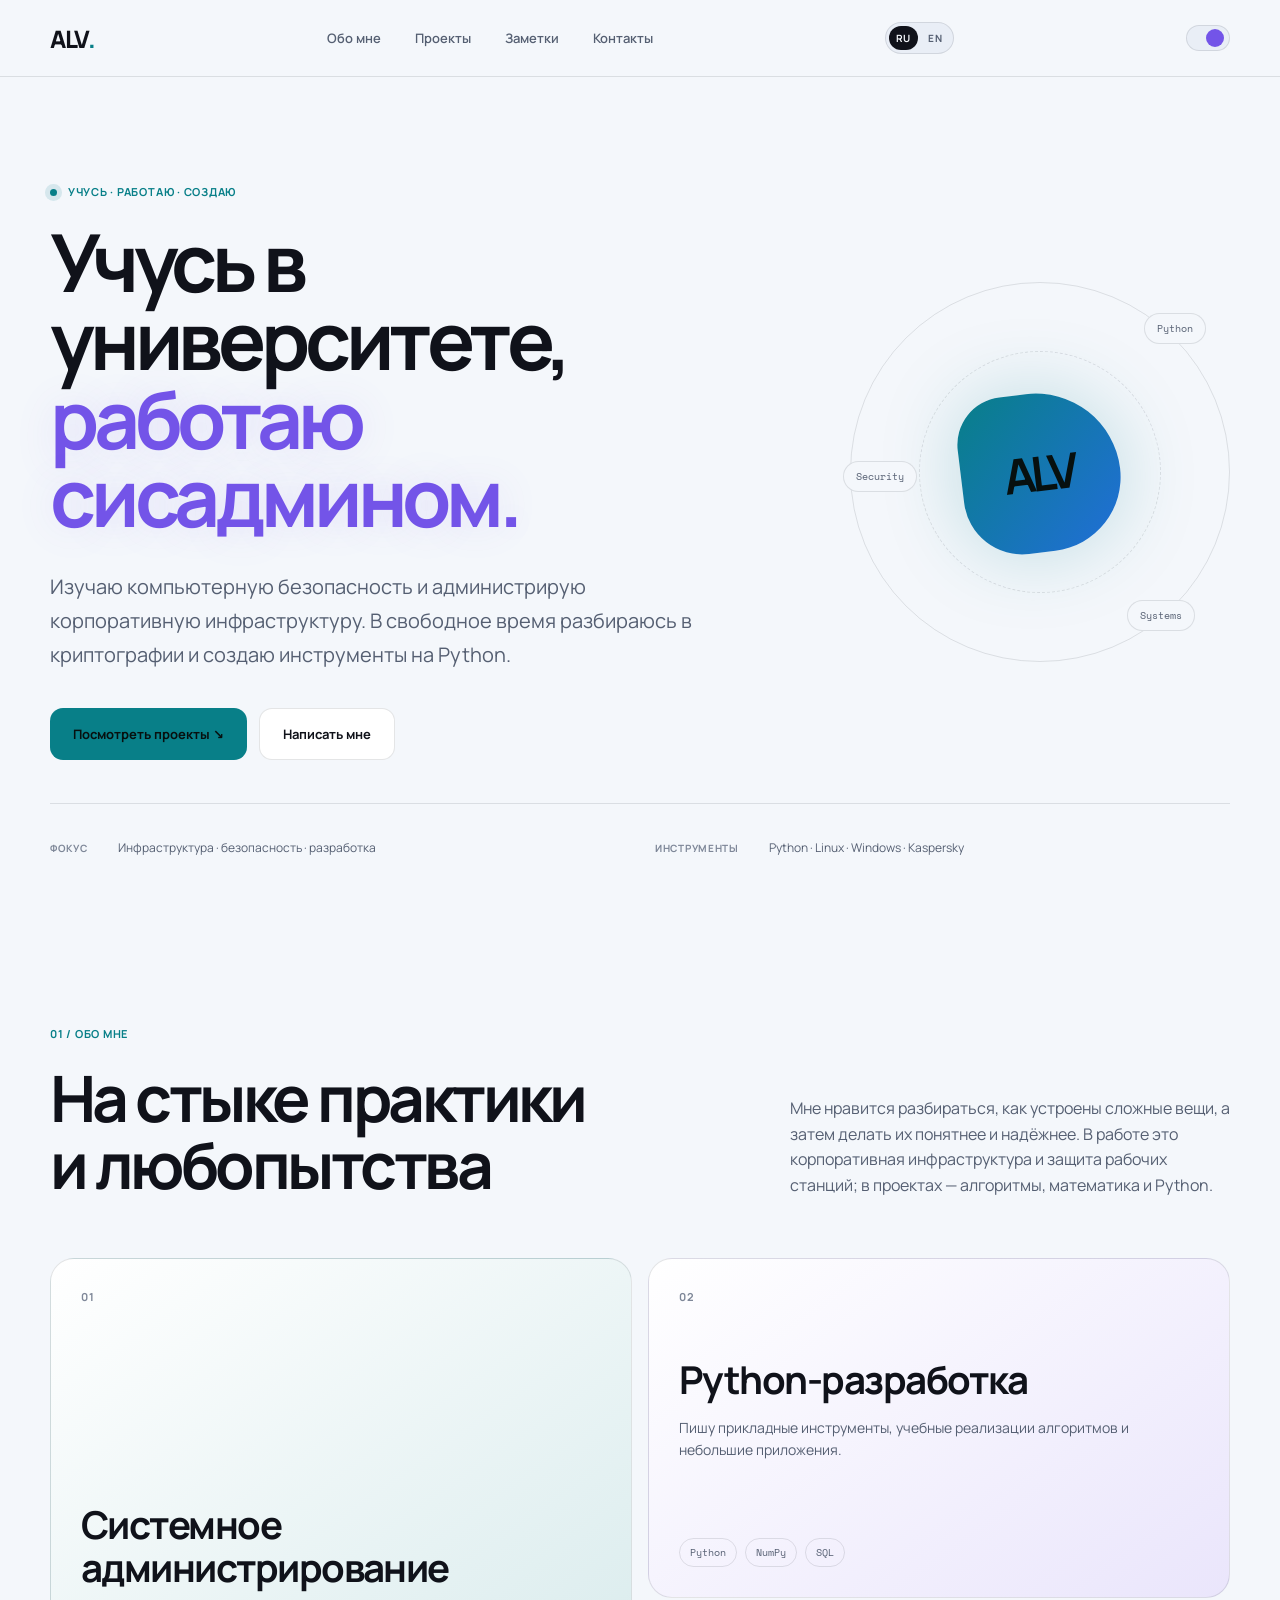
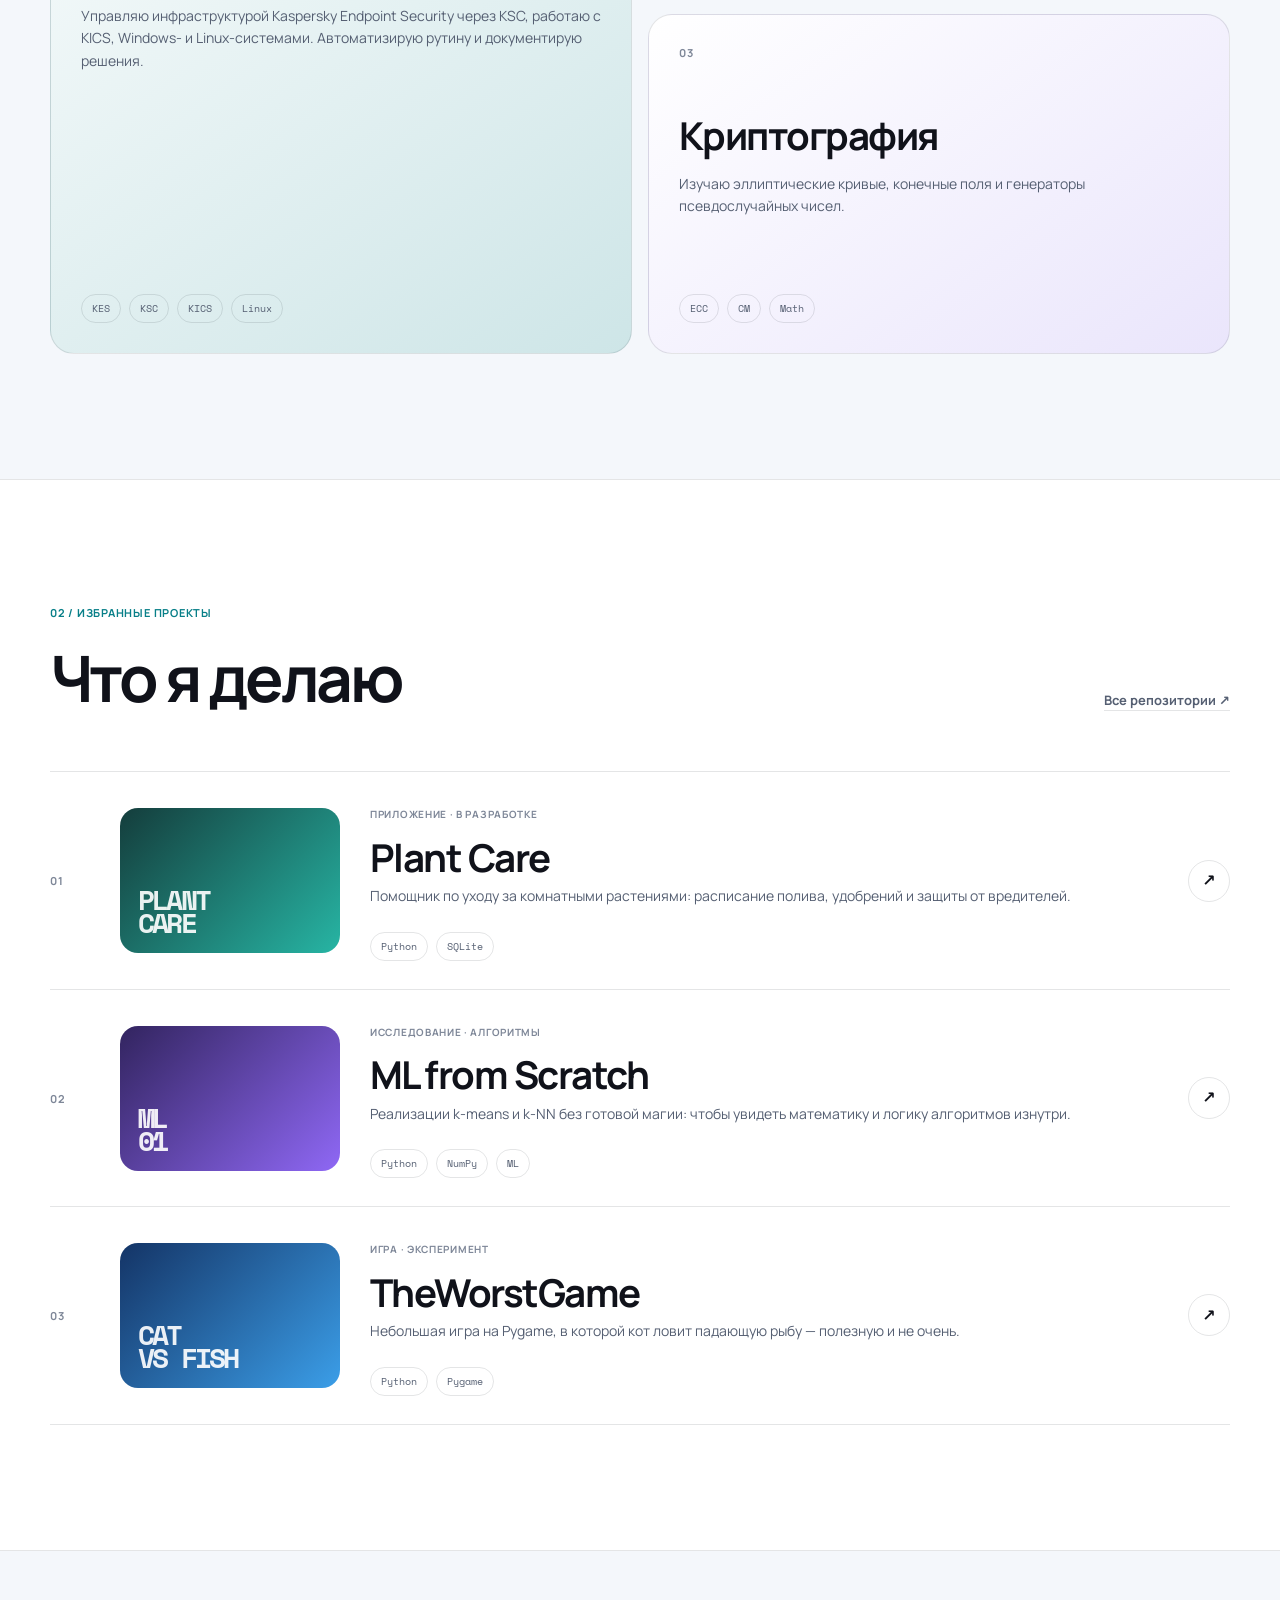
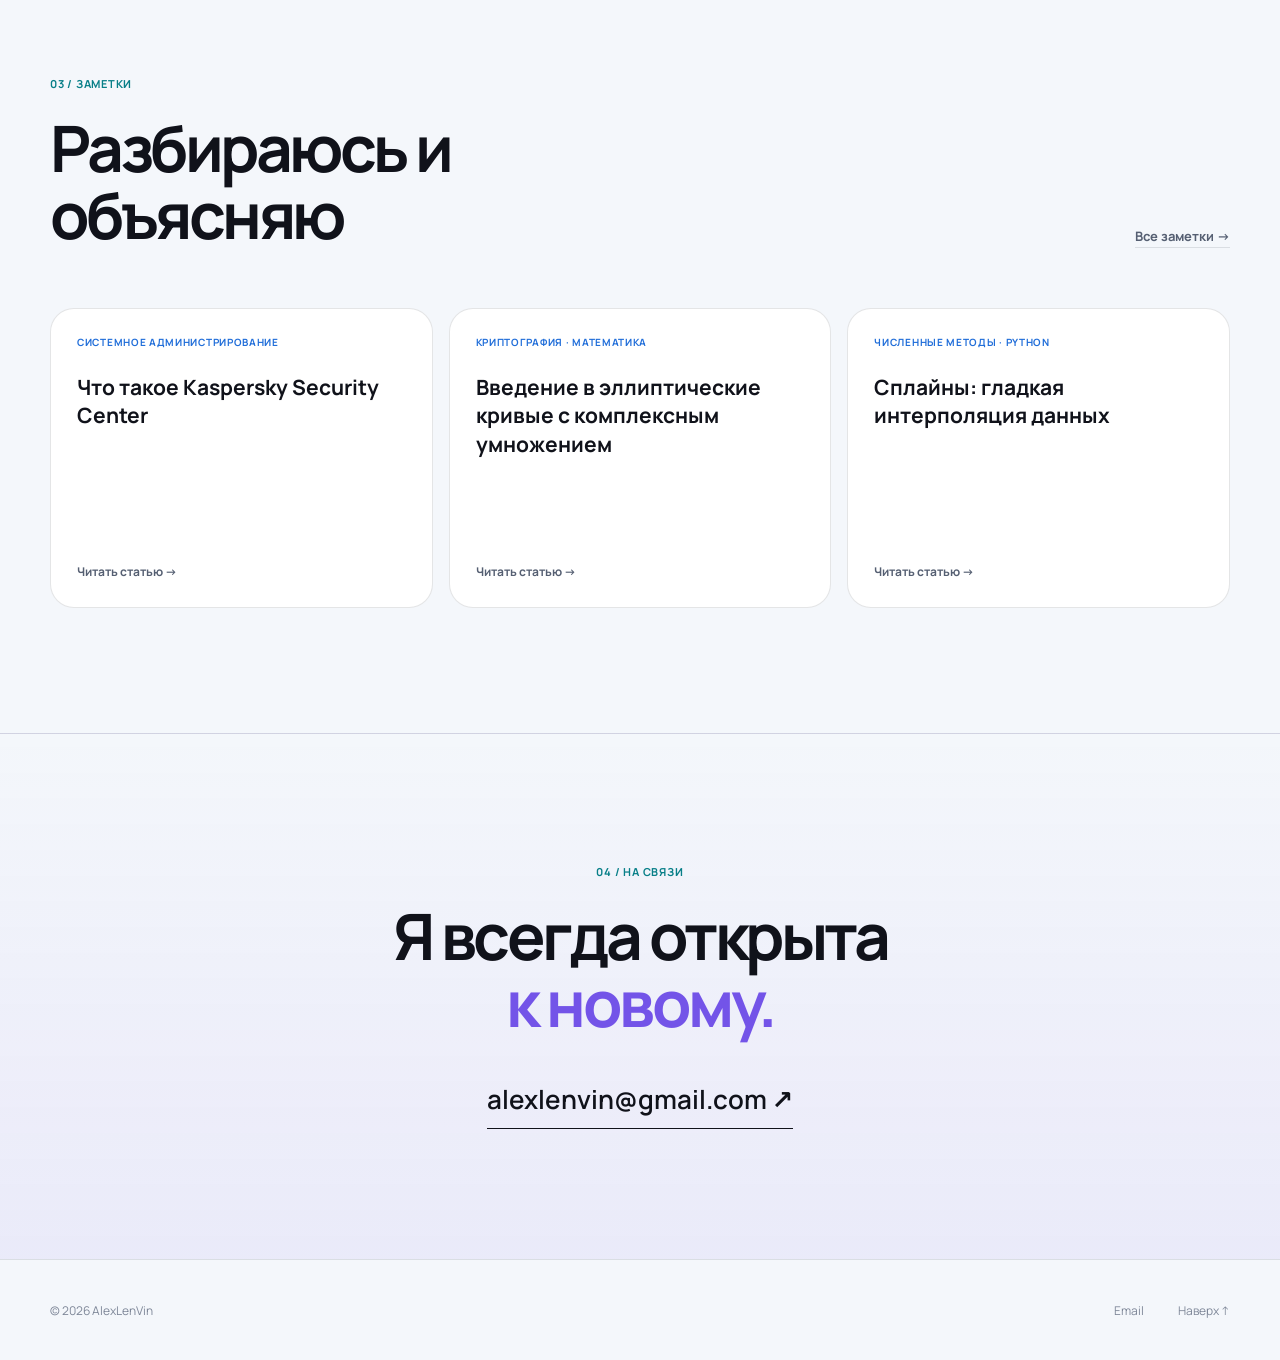
<file: index.html>
﻿<!doctype html>
<html lang="ru" data-theme="dark"><head>
<meta charset="utf-8"><meta name="viewport" content="width=device-width,initial-scale=1">
<meta name="description" content="Портфолио AlexLenVin — системное администрирование, информационная безопасность и Python.">
<title>AlexLenVin — системный администратор и разработчик</title><link rel="stylesheet" href="css/style.css"></head><body>
<header><div class="wrap nav"><a class="logo" href="#top">ALV<span>.</span></a><nav><a href="#about">Обо мне</a><a href="#projects">Проекты</a><a href="guides/index.html">Заметки</a><a href="#contact">Контакты</a></nav><div class="lang-switch"><span>RU</span><a href="en/index.html" lang="en">EN</a></div><button id="theme-toggle" aria-label="Сменить тему"><i></i></button></div></header>
<main id="top">
<section class="hero wrap"><div class="hero-copy"><p class="kicker"><b></b> Учусь · работаю · создаю</p><h1>Учусь в университете,<br><em>работаю сисадмином.</em></h1><p class="lead">Изучаю компьютерную безопасность и администрирую корпоративную инфраструктуру. В свободное время разбираюсь в криптографии и создаю инструменты на Python.</p><div class="actions"><a class="primary" href="#projects">Посмотреть проекты ↘</a><a class="secondary" href="mailto:alexlenvin@gmail.com">Написать мне</a></div></div><div class="mark" aria-hidden="true"><div>ALV</div><span>Python</span><span>Security</span><span>Systems</span></div><div class="facts"><p><small>Фокус</small>Инфраструктура · безопасность · разработка</p><p><small>Инструменты</small>Python · Linux · Windows · Kaspersky</p></div></section>
<section class="section wrap" id="about"><div class="heading"><div><p class="kicker">01 / Обо мне</p><h2>На стыке практики<br>и любопытства</h2></div><p>Мне нравится разбираться, как устроены сложные вещи, а затем делать их понятнее и надёжнее. В работе это корпоративная инфраструктура и защита рабочих станций; в проектах — алгоритмы, математика и Python.</p></div><div class="expertise">
<article class="big"><small>01</small><div><h3>Системное администрирование</h3><p>Управляю инфраструктурой Kaspersky Endpoint Security через KSC, работаю с KICS, Windows- и Linux-системами. Автоматизирую рутину и документирую решения.</p></div><div class="tags"><span>KES</span><span>KSC</span><span>KICS</span><span>Linux</span></div></article>
<article><small>02</small><div><h3>Python-разработка</h3><p>Пишу прикладные инструменты, учебные реализации алгоритмов и небольшие приложения.</p></div><div class="tags"><span>Python</span><span>NumPy</span><span>SQL</span></div></article>
<article><small>03</small><div><h3>Криптография</h3><p>Изучаю эллиптические кривые, конечные поля и генераторы псевдослучайных чисел.</p></div><div class="tags"><span>ECC</span><span>CM</span><span>Math</span></div></article></div></section>
<section class="projects section" id="projects"><div class="wrap"><div class="heading compact"><div><p class="kicker">02 / Избранные проекты</p><h2>Что я делаю</h2></div><a href="https://github.com/alexlenvin-bruh" target="_blank" rel="noreferrer">Все репозитории ↗</a></div><div class="project-list">
<a class="project" href="https://github.com/alexlenvin-bruh/plant-care" target="_blank" rel="noreferrer"><small>01</small><div class="thumb plant">PLANT<br>CARE</div><div><label>Приложение · в разработке</label><h3>Plant Care</h3><p>Помощник по уходу за комнатными растениями: расписание полива, удобрений и защиты от вредителей.</p><div class="tags"><span>Python</span><span>SQLite</span></div></div><b>↗</b></a>
<a class="project" href="https://github.com/alexlenvin-bruh/Some-Labs-And-Tasks" target="_blank" rel="noreferrer"><small>02</small><div class="thumb ml">ML<br>01</div><div><label>Исследование · алгоритмы</label><h3>ML from Scratch</h3><p>Реализации k-means и k-NN без готовой магии: чтобы увидеть математику и логику алгоритмов изнутри.</p><div class="tags"><span>Python</span><span>NumPy</span><span>ML</span></div></div><b>↗</b></a>
<a class="project" href="https://github.com/alexlenvin-bruh/DumbGame" target="_blank" rel="noreferrer"><small>03</small><div class="thumb game">CAT<br>VS FISH</div><div><label>Игра · эксперимент</label><h3>TheWorstGame</h3><p>Небольшая игра на Pygame, в которой кот ловит падающую рыбу — полезную и не очень.</p><div class="tags"><span>Python</span><span>Pygame</span></div></div><b>↗</b></a></div></div></section>
<section class="section wrap"><div class="heading compact"><div><p class="kicker">03 / Заметки</p><h2>Разбираюсь и объясняю</h2></div><a href="guides/index.html">Все заметки →</a></div><div class="notes">
<a href="guides/kes-ksc-setup.html"><small>Системное администрирование</small><h3>Что такое Kaspersky Security Center</h3><span>Читать статью →</span></a>
<a href="guides/ecc-intro.html"><small>Криптография · математика</small><h3>Введение в эллиптические кривые с комплексным умножением</h3><span>Читать статью →</span></a>
<a href="guides/splines.html"><small>Численные методы · Python</small><h3>Сплайны: гладкая интерполяция данных</h3><span>Читать статью →</span></a></div></section>
<section class="contact" id="contact"><div class="wrap"><p class="kicker">04 / На связи</p><h2>Я всегда открыта<br><em>к новому.</em></h2><a href="mailto:alexlenvin@gmail.com">alexlenvin@gmail.com ↗</a></div></section></main>
<footer><div class="wrap"><p>© <span id="year"></span> AlexLenVin</p><nav><a href="mailto:alexlenvin@gmail.com">Email</a><a href="#top">Наверх ↑</a></nav></div></footer><script src="js/theme.js"></script></body></html>
</file>
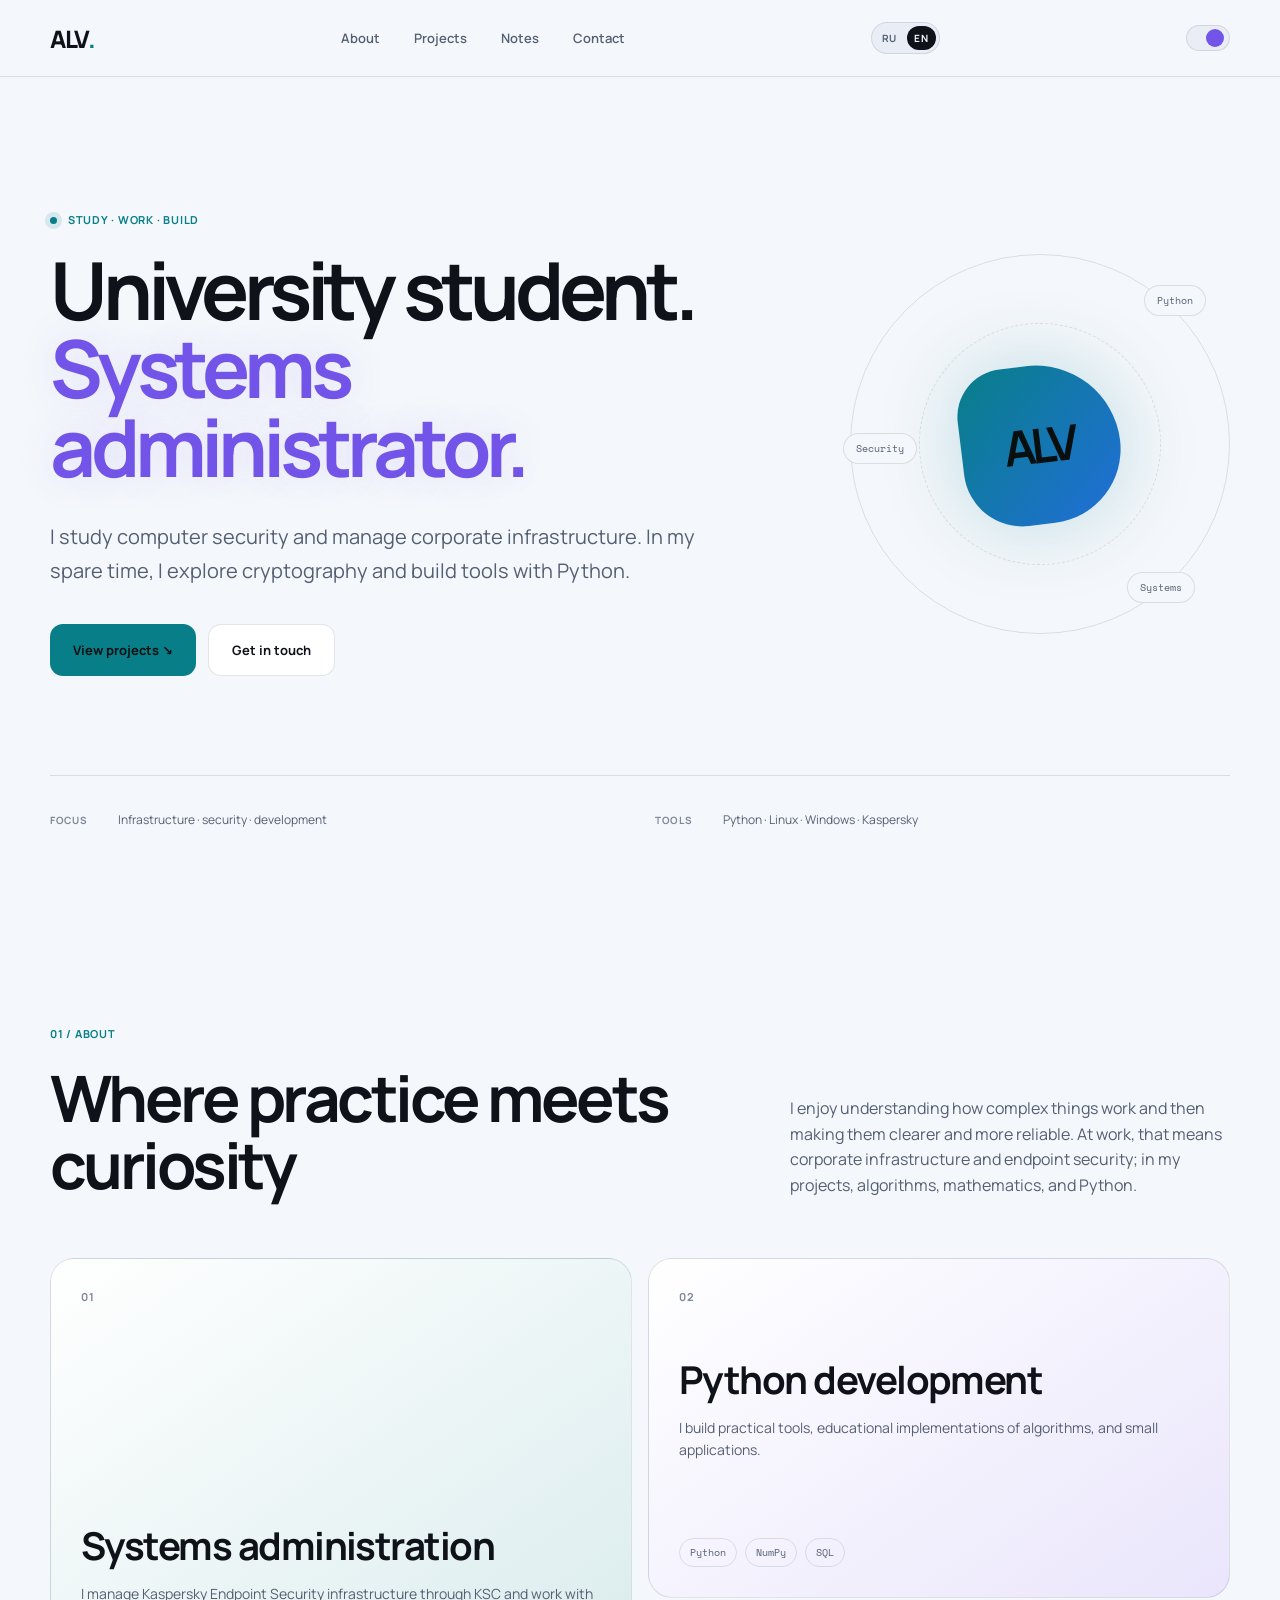
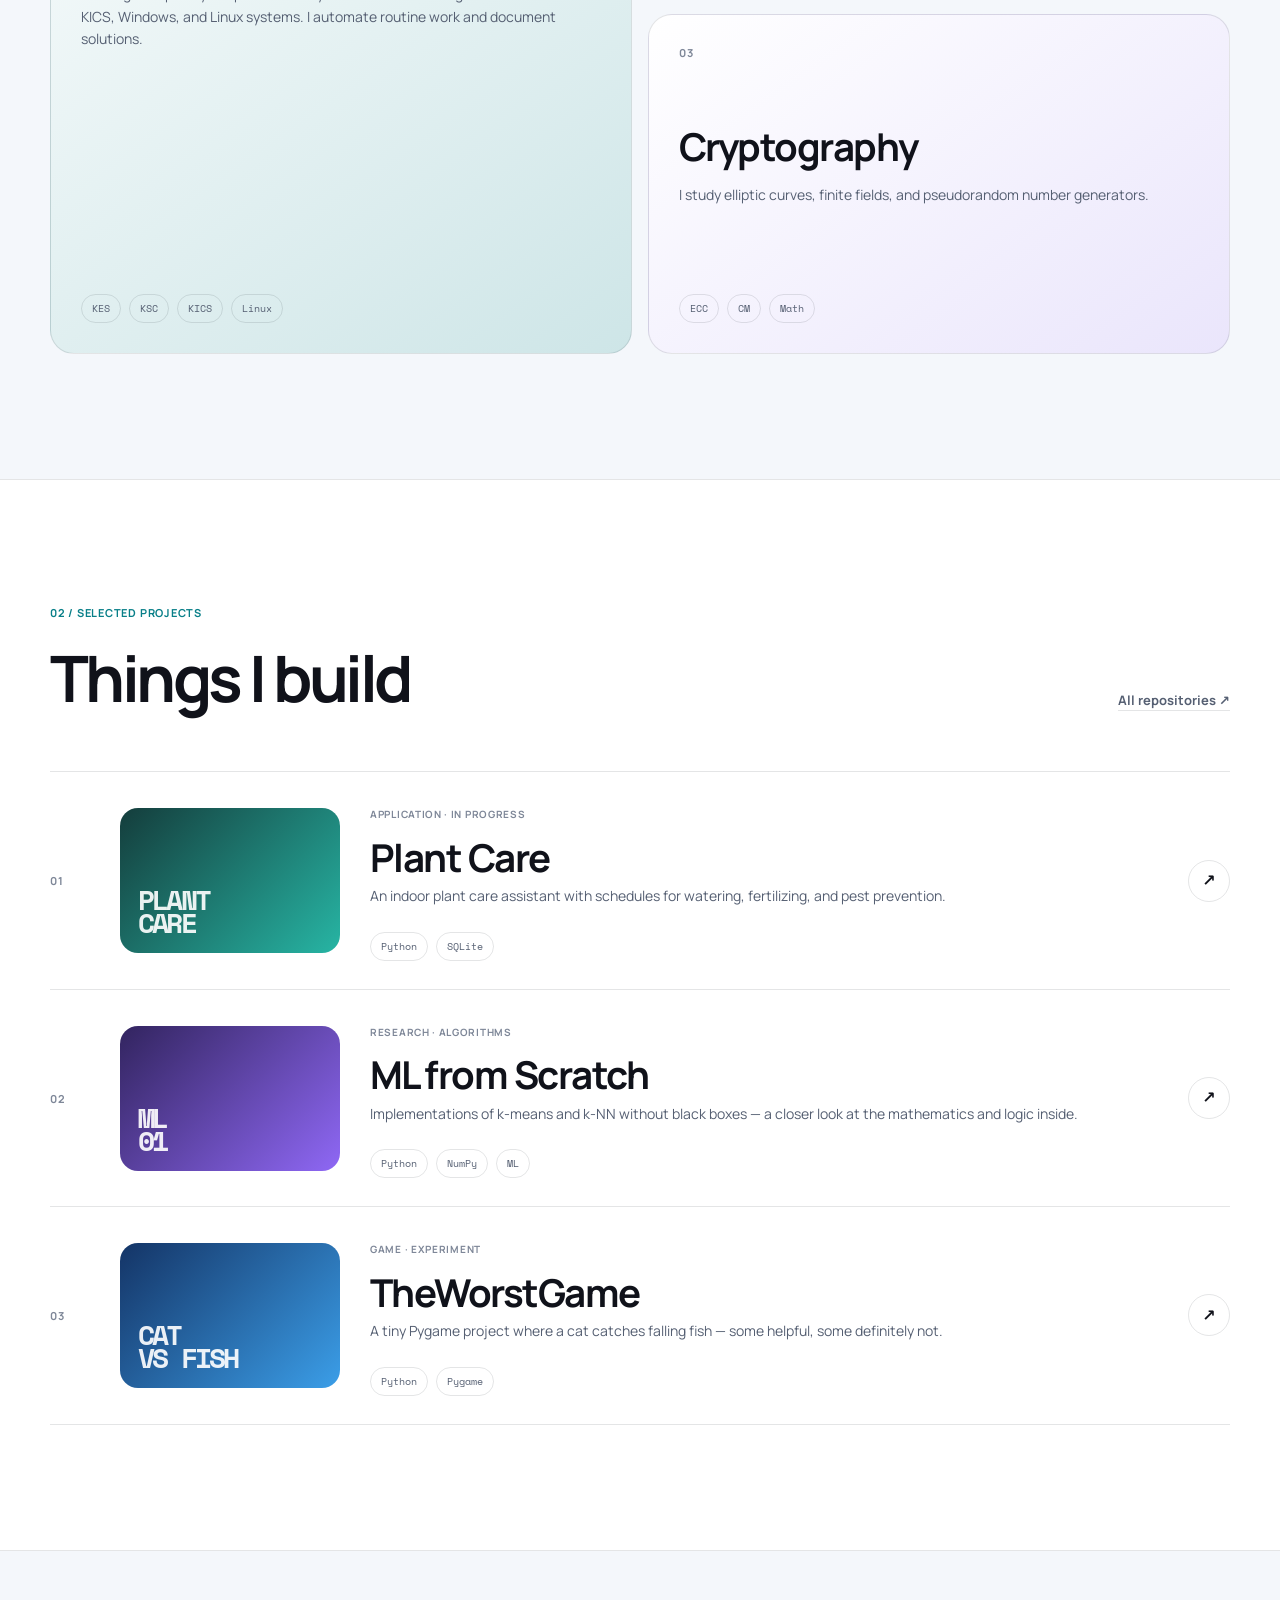
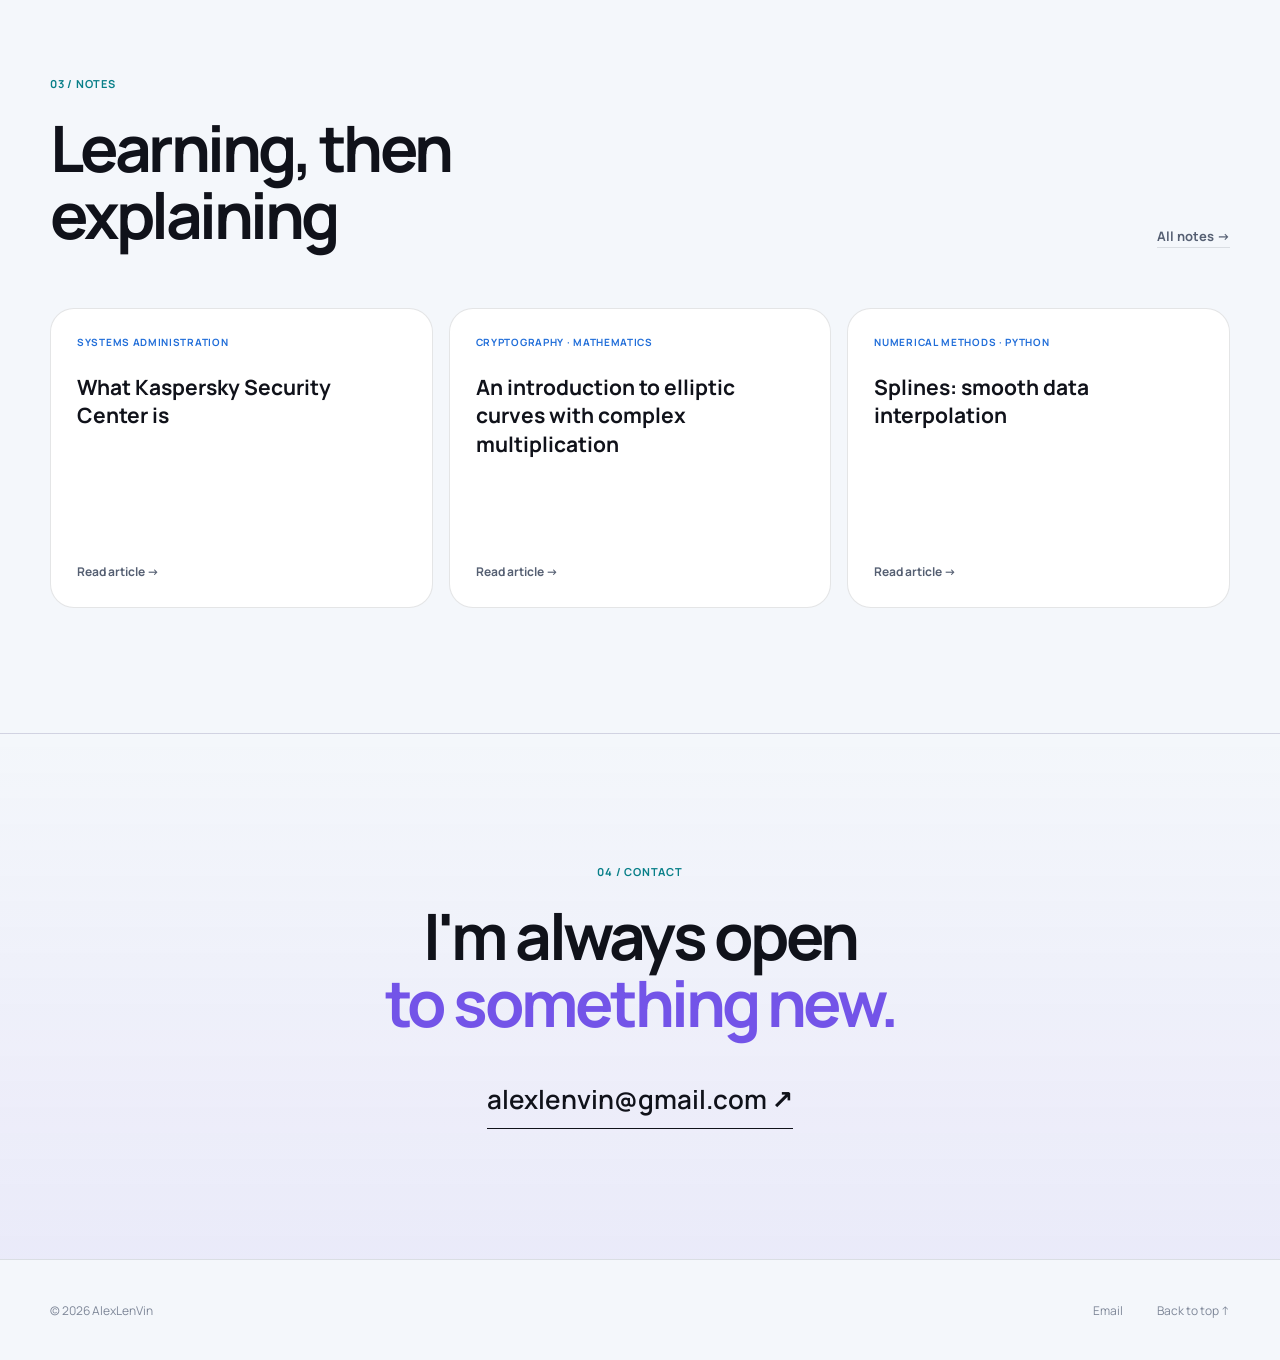
<file: en/index.html>
﻿<!doctype html>
<html lang="en" data-theme="dark"><head>
<meta charset="utf-8"><meta name="viewport" content="width=device-width,initial-scale=1">
<meta name="description" content="AlexLenVin's portfolio — systems administration, information security, and Python development.">
<title>AlexLenVin — systems administrator & developer</title><link rel="stylesheet" href="../css/style.css"></head><body>
<header><div class="wrap nav"><a class="logo" href="#top">ALV<span>.</span></a><nav><a href="#about">About</a><a href="#projects">Projects</a><a href="guides/index.html">Notes</a><a href="#contact">Contact</a></nav><div class="lang-switch"><a href="../index.html" lang="ru">RU</a><span>EN</span></div><button id="theme-toggle" aria-label="Switch theme"><i></i></button></div></header>
<main id="top">
<section class="hero wrap"><div class="hero-copy"><p class="kicker"><b></b> Study · work · build</p><h1>University student.<br><em>Systems administrator.</em></h1><p class="lead">I study computer security and manage corporate infrastructure. In my spare time, I explore cryptography and build tools with Python.</p><div class="actions"><a class="primary" href="#projects">View projects ↘</a><a class="secondary" href="mailto:alexlenvin@gmail.com">Get in touch</a></div></div><div class="mark" aria-hidden="true"><div>ALV</div><span>Python</span><span>Security</span><span>Systems</span></div><div class="facts"><p><small>Focus</small>Infrastructure · security · development</p><p><small>Tools</small>Python · Linux · Windows · Kaspersky</p></div></section>
<section class="section wrap" id="about"><div class="heading"><div><p class="kicker">01 / About</p><h2>Where practice meets<br>curiosity</h2></div><p>I enjoy understanding how complex things work and then making them clearer and more reliable. At work, that means corporate infrastructure and endpoint security; in my projects, algorithms, mathematics, and Python.</p></div><div class="expertise">
<article class="big"><small>01</small><div><h3>Systems administration</h3><p>I manage Kaspersky Endpoint Security infrastructure through KSC and work with KICS, Windows, and Linux systems. I automate routine work and document solutions.</p></div><div class="tags"><span>KES</span><span>KSC</span><span>KICS</span><span>Linux</span></div></article>
<article><small>02</small><div><h3>Python development</h3><p>I build practical tools, educational implementations of algorithms, and small applications.</p></div><div class="tags"><span>Python</span><span>NumPy</span><span>SQL</span></div></article>
<article><small>03</small><div><h3>Cryptography</h3><p>I study elliptic curves, finite fields, and pseudorandom number generators.</p></div><div class="tags"><span>ECC</span><span>CM</span><span>Math</span></div></article></div></section>
<section class="projects section" id="projects"><div class="wrap"><div class="heading compact"><div><p class="kicker">02 / Selected projects</p><h2>Things I build</h2></div><a href="https://github.com/alexlenvin-bruh" target="_blank" rel="noreferrer">All repositories ↗</a></div><div class="project-list">
<a class="project" href="https://github.com/alexlenvin-bruh/plant-care" target="_blank" rel="noreferrer"><small>01</small><div class="thumb plant">PLANT<br>CARE</div><div><label>Application · in progress</label><h3>Plant Care</h3><p>An indoor plant care assistant with schedules for watering, fertilizing, and pest prevention.</p><div class="tags"><span>Python</span><span>SQLite</span></div></div><b>↗</b></a>
<a class="project" href="https://github.com/alexlenvin-bruh/Some-Labs-And-Tasks" target="_blank" rel="noreferrer"><small>02</small><div class="thumb ml">ML<br>01</div><div><label>Research · algorithms</label><h3>ML from Scratch</h3><p>Implementations of k-means and k-NN without black boxes — a closer look at the mathematics and logic inside.</p><div class="tags"><span>Python</span><span>NumPy</span><span>ML</span></div></div><b>↗</b></a>
<a class="project" href="https://github.com/alexlenvin-bruh/DumbGame" target="_blank" rel="noreferrer"><small>03</small><div class="thumb game">CAT<br>VS FISH</div><div><label>Game · experiment</label><h3>TheWorstGame</h3><p>A tiny Pygame project where a cat catches falling fish — some helpful, some definitely not.</p><div class="tags"><span>Python</span><span>Pygame</span></div></div><b>↗</b></a></div></div></section>
<section class="section wrap"><div class="heading compact"><div><p class="kicker">03 / Notes</p><h2>Learning, then explaining</h2></div><a href="guides/index.html">All notes →</a></div><div class="notes">
<a href="guides/kes-ksc-setup.html"><small>Systems administration</small><h3>What Kaspersky Security Center is</h3><span>Read article →</span></a>
<a href="guides/ecc-intro.html"><small>Cryptography · mathematics</small><h3>An introduction to elliptic curves with complex multiplication</h3><span>Read article →</span></a>
<a href="guides/splines.html"><small>Numerical methods · Python</small><h3>Splines: smooth data interpolation</h3><span>Read article →</span></a></div></section>
<section class="contact" id="contact"><div class="wrap"><p class="kicker">04 / Contact</p><h2>I'm always open<br><em>to something new.</em></h2><a href="mailto:alexlenvin@gmail.com">alexlenvin@gmail.com ↗</a></div></section></main>
<footer><div class="wrap"><p>© <span id="year"></span> AlexLenVin</p><nav><a href="mailto:alexlenvin@gmail.com">Email</a><a href="#top">Back to top ↑</a></nav></div></footer><script src="../js/theme.js"></script></body></html>
</file>
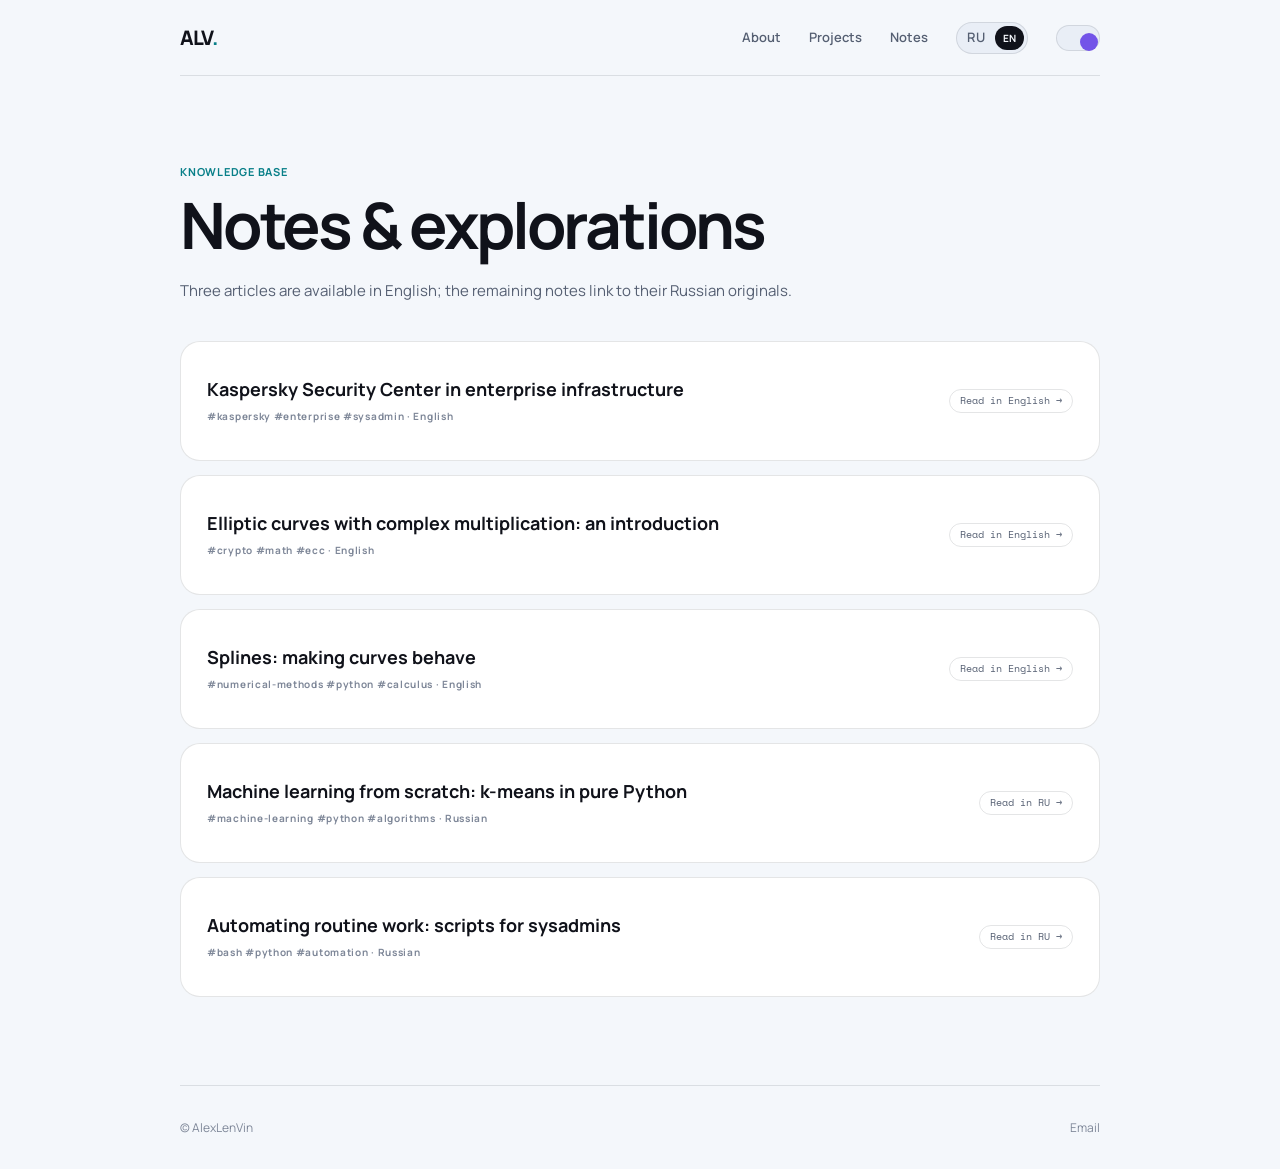
<file: en/guides/index.html>
﻿<!doctype html>
<html lang="en" data-theme="dark"><head><meta charset="utf-8"><meta name="viewport" content="width=device-width,initial-scale=1"><meta name="description" content="Technical notes by AlexLenVin."><title>Notes — AlexLenVin</title><link rel="stylesheet" href="../../css/style.css"></head><body>
<div class="container"><nav><a class="logo" href="../index.html">ALV<span>.</span></a><div class="nav-links"><a href="../index.html#about">About</a><a href="../index.html#projects">Projects</a><a href="index.html">Notes</a><div class="lang-switch"><a href="../../guides/index.html" lang="ru">RU</a><span>EN</span></div><button class="theme-toggle" id="theme-toggle" aria-label="Switch theme"></button></div></nav>
<section><div class="section-label">Knowledge base</div><div class="section-title">Notes & explorations</div><p class="notes-intro">Three articles are available in English; the remaining notes link to their Russian originals.</p><div class="guides-list">
<a href="kes-ksc-setup.html" class="guide-row"><div><div class="guide-title">Kaspersky Security Center in enterprise infrastructure</div><div class="guide-meta">#kaspersky #enterprise #sysadmin · English</div></div><span class="tag">Read in English →</span></a>
<a href="ecc-intro.html" class="guide-row"><div><div class="guide-title">Elliptic curves with complex multiplication: an introduction</div><div class="guide-meta">#crypto #math #ecc · English</div></div><span class="tag">Read in English →</span></a>
<a href="splines.html" class="guide-row"><div><div class="guide-title">Splines: making curves behave</div><div class="guide-meta">#numerical-methods #python #calculus · English</div></div><span class="tag">Read in English →</span></a>
<a href="../../guides/ml-kmeans.html" hreflang="ru" class="guide-row"><div><div class="guide-title">Machine learning from scratch: k-means in pure Python</div><div class="guide-meta">#machine-learning #python #algorithms · Russian</div></div><span class="tag">Read in RU →</span></a>
<a href="../../guides/admin-scripts.html" hreflang="ru" class="guide-row"><div><div class="guide-title">Automating routine work: scripts for sysadmins</div><div class="guide-meta">#bash #python #automation · Russian</div></div><span class="tag">Read in RU →</span></a>
</div></section><footer><p>© AlexLenVin</p><div class="socials"><a href="mailto:alexlenvin@gmail.com">Email</a></div></footer></div><script src="../../js/theme.js"></script></body></html>
</file>
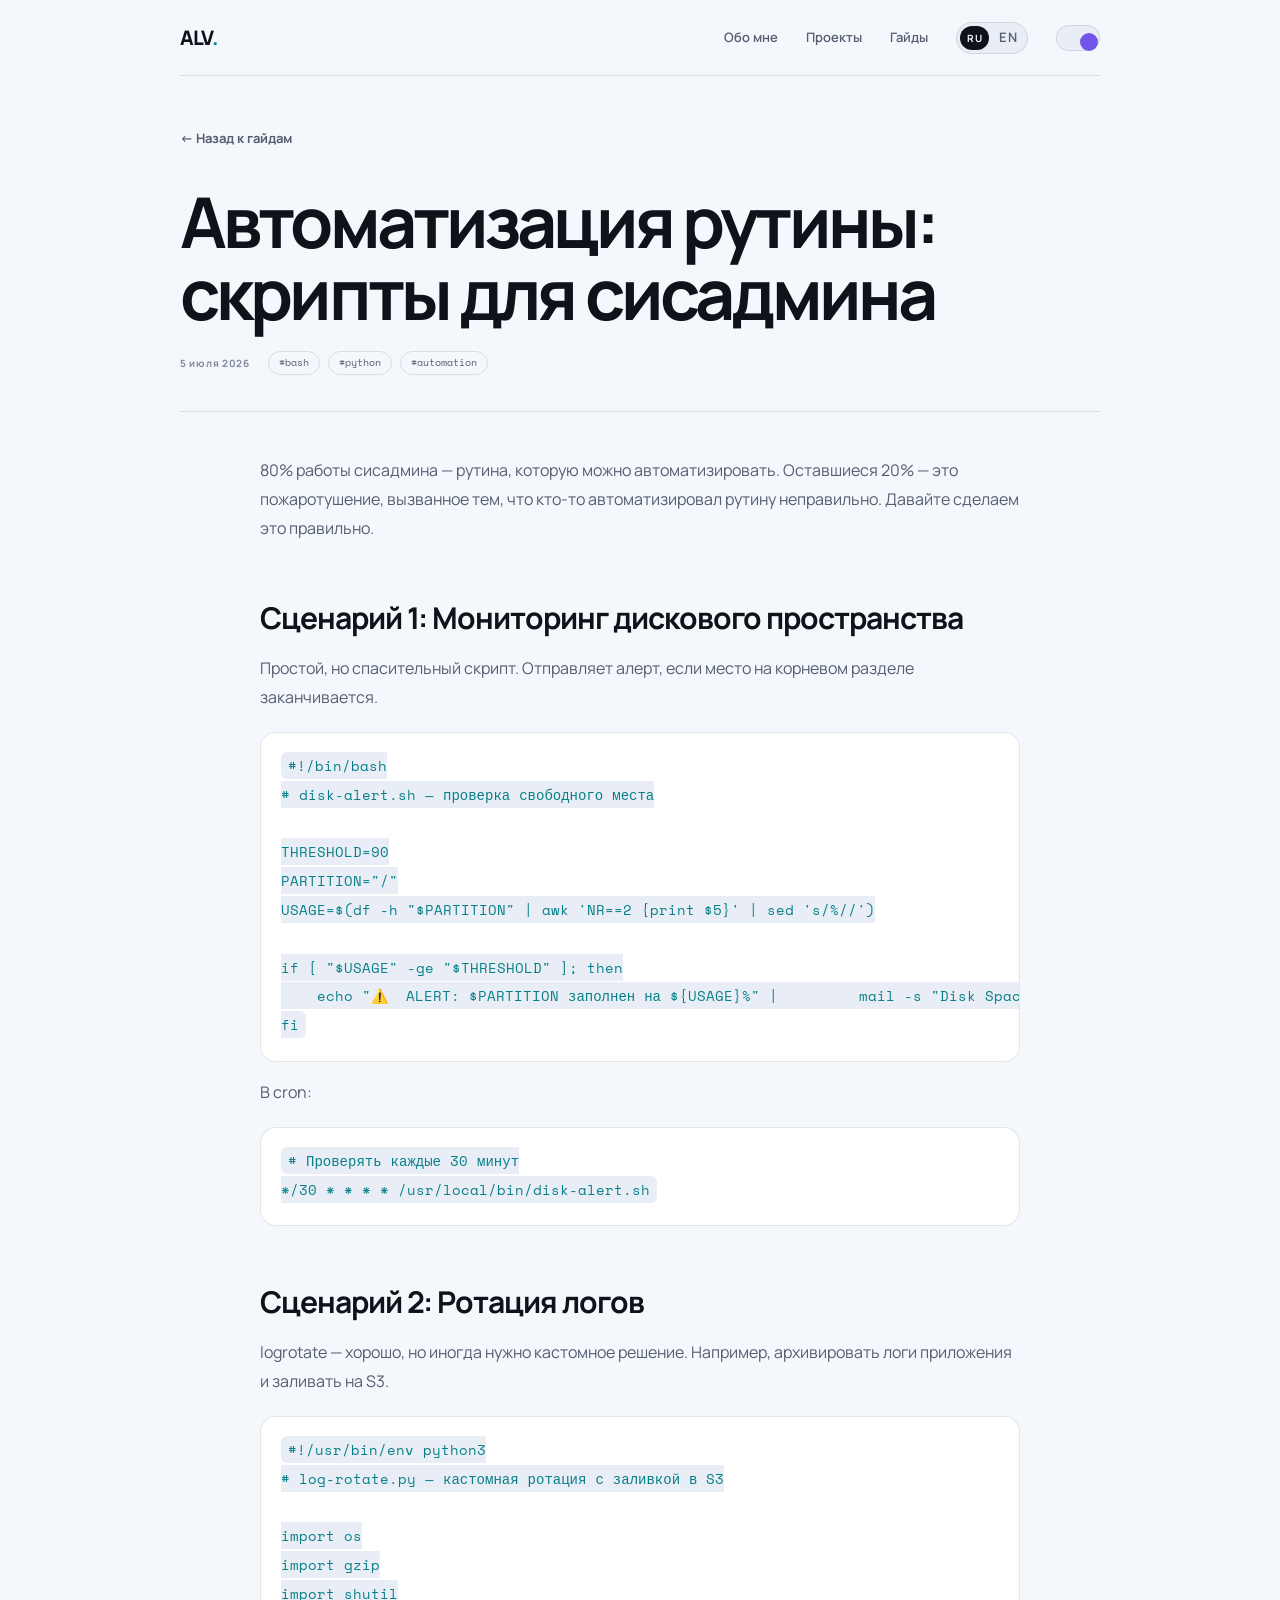
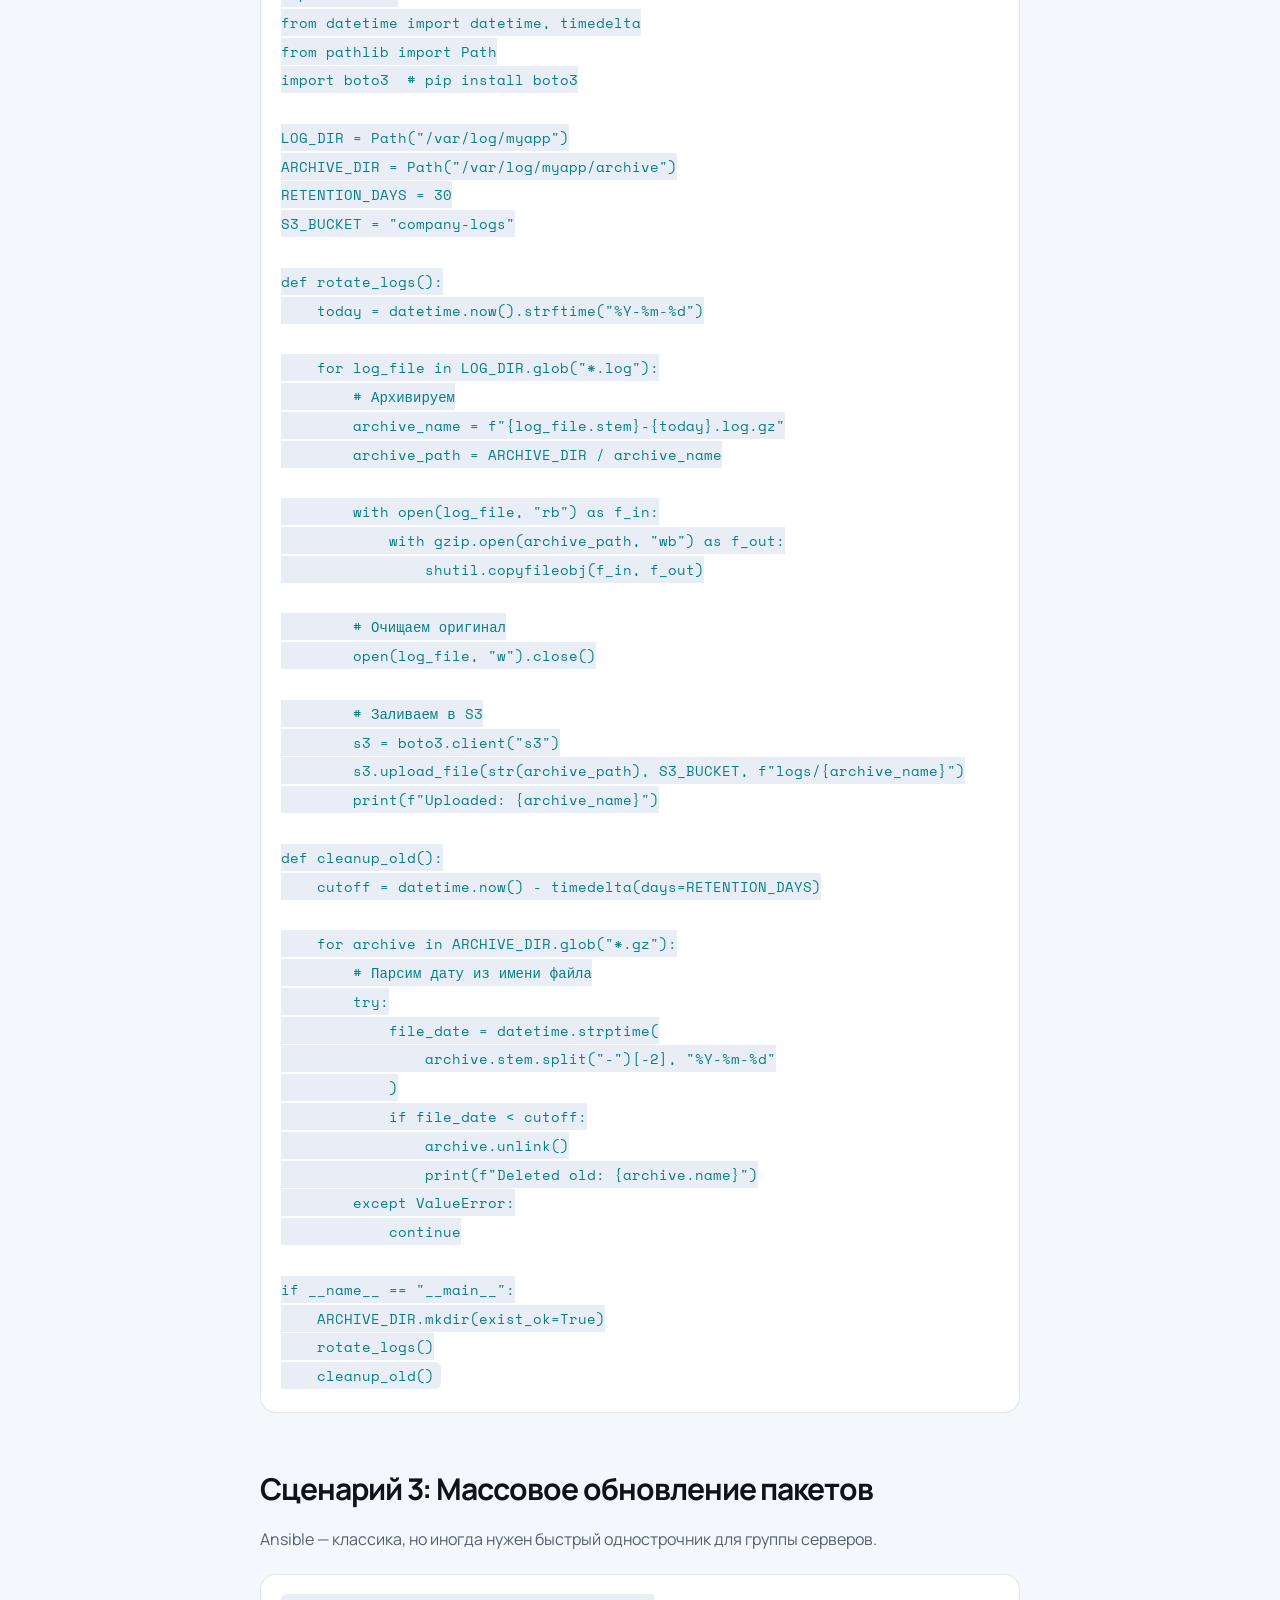
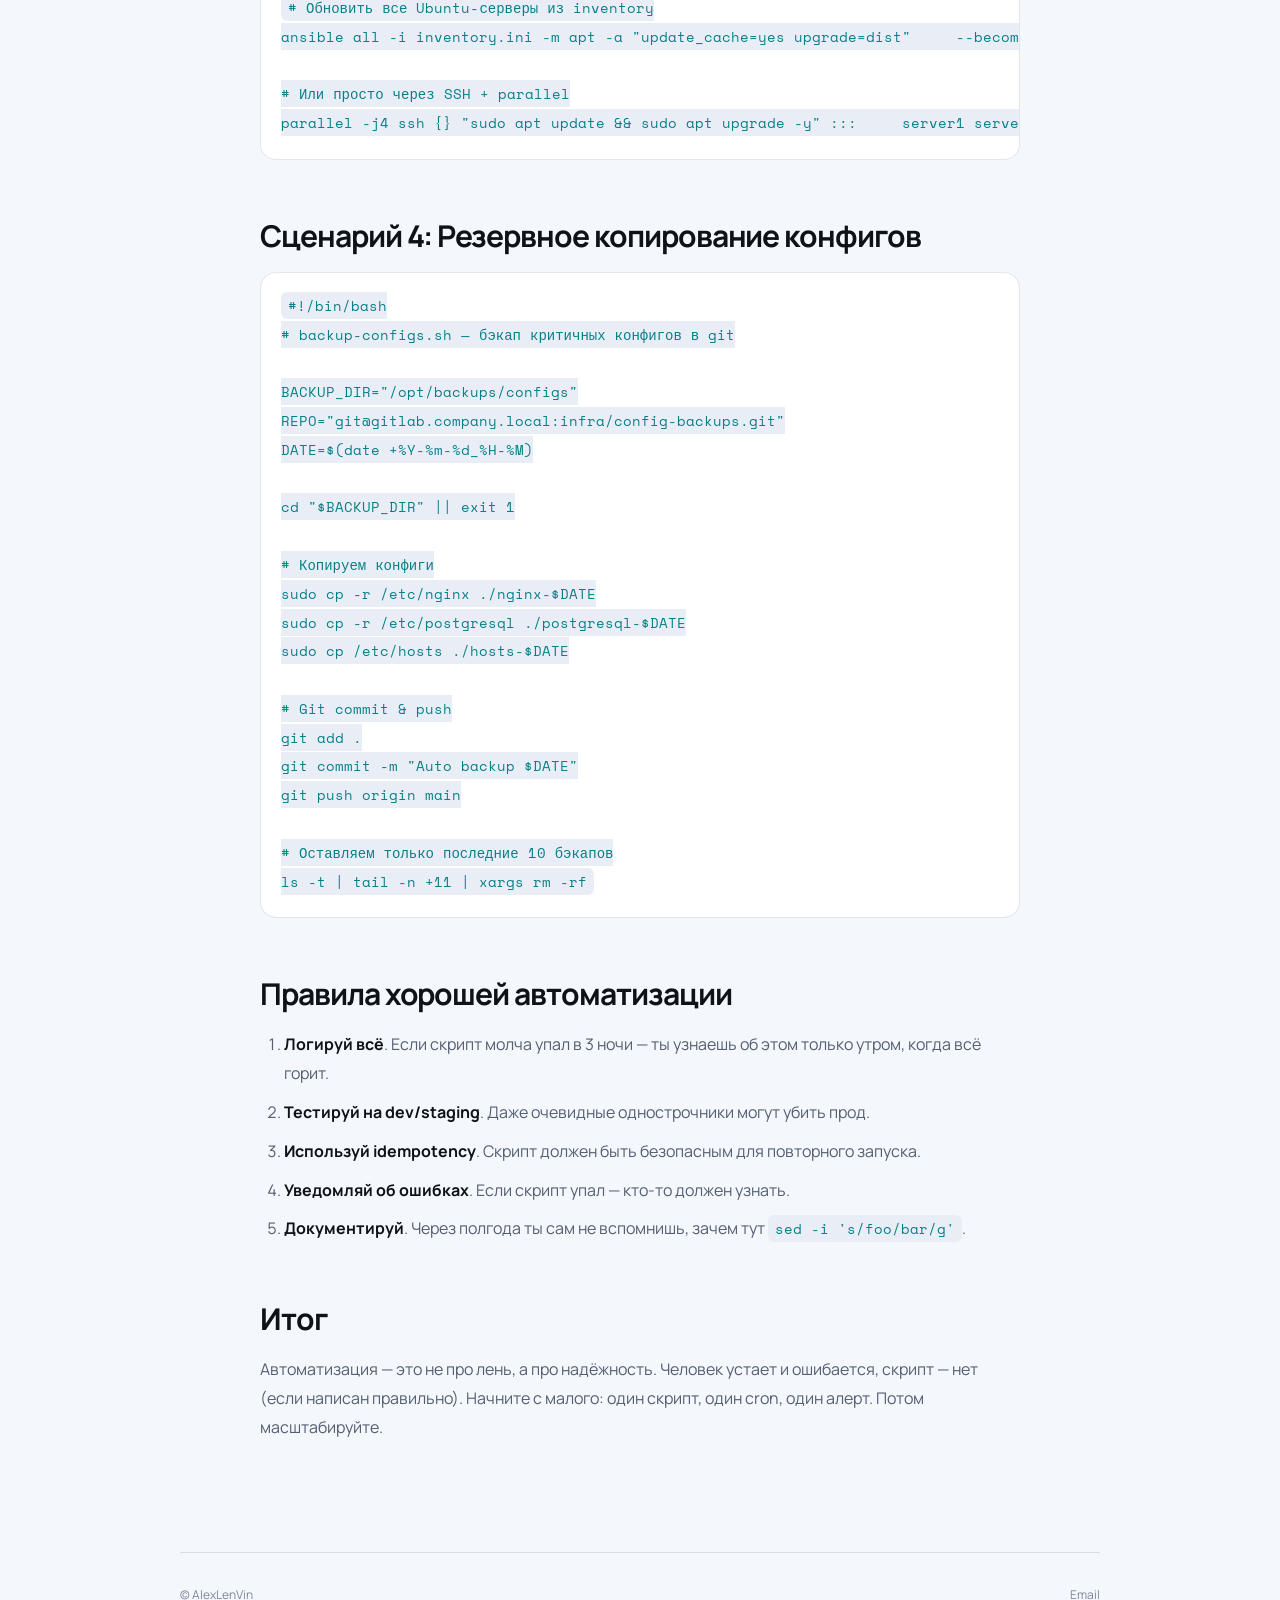
<file: guides/admin-scripts.html>
﻿<!DOCTYPE html>
<html lang="ru" data-theme="dark">
<head>
  <meta charset="UTF-8">
  <meta name="viewport" content="width=device-width, initial-scale=1.0">
  <title>Автоматизация рутины: скрипты для сисадмина</title>
  <link rel="stylesheet" href="../css/style.css">
</head>
<body>
  <div class="container">
    <nav>
      <a class="logo" href="../index.html">ALV<span>.</span></a>
      <div class="nav-links">
        <a href="../#about">Обо мне</a>
        <a href="../#projects">Проекты</a>
        <a href="index.html">Гайды</a>
        <div class="lang-switch"><span>RU</span><a href="../en/guides/index.html" lang="en">EN</a></div><button class="theme-toggle" id="theme-toggle" title="Сменить тему">☀️</button>
      </div>
    </nav>

    <a href="index.html" class="back-link">← Назад к гайдам</a>

    <article>
      <header class="article-header">
        <h1>Автоматизация рутины: скрипты для сисадмина</h1>
        <div class="article-meta">
          <span class="date">5 июля 2026</span>
          <span class="tag">#bash</span><span class="tag">#python</span><span class="tag">#automation</span>
        </div>
      </header>
      <div class="article-body">

<p>80% работы сисадмина — рутина, которую можно автоматизировать. Оставшиеся 20% — это пожаротушение, вызванное тем, что кто-то автоматизировал рутину неправильно. Давайте сделаем это правильно.</p>

<h2>Сценарий 1: Мониторинг дискового пространства</h2>

<p>Простой, но спасительный скрипт. Отправляет алерт, если место на корневом разделе заканчивается.</p>

<pre><code>#!/bin/bash
# disk-alert.sh — проверка свободного места

THRESHOLD=90
PARTITION="/"
USAGE=$(df -h "$PARTITION" | awk 'NR==2 {print $5}' | sed 's/%//')

if [ "$USAGE" -ge "$THRESHOLD" ]; then
    echo "⚠️  ALERT: $PARTITION заполнен на ${USAGE}%" |         mail -s "Disk Space Alert on $(hostname)" admin@company.local
fi
</code></pre>

<p>В cron:</p>

<pre><code># Проверять каждые 30 минут
*/30 * * * * /usr/local/bin/disk-alert.sh
</code></pre>

<h2>Сценарий 2: Ротация логов</h2>

<p>logrotate — хорошо, но иногда нужно кастомное решение. Например, архивировать логи приложения и заливать на S3.</p>

<pre><code>#!/usr/bin/env python3
# log-rotate.py — кастомная ротация с заливкой в S3

import os
import gzip
import shutil
from datetime import datetime, timedelta
from pathlib import Path
import boto3  # pip install boto3

LOG_DIR = Path("/var/log/myapp")
ARCHIVE_DIR = Path("/var/log/myapp/archive")
RETENTION_DAYS = 30
S3_BUCKET = "company-logs"

def rotate_logs():
    today = datetime.now().strftime("%Y-%m-%d")

    for log_file in LOG_DIR.glob("*.log"):
        # Архивируем
        archive_name = f"{log_file.stem}-{today}.log.gz"
        archive_path = ARCHIVE_DIR / archive_name

        with open(log_file, "rb") as f_in:
            with gzip.open(archive_path, "wb") as f_out:
                shutil.copyfileobj(f_in, f_out)

        # Очищаем оригинал
        open(log_file, "w").close()

        # Заливаем в S3
        s3 = boto3.client("s3")
        s3.upload_file(str(archive_path), S3_BUCKET, f"logs/{archive_name}")
        print(f"Uploaded: {archive_name}")

def cleanup_old():
    cutoff = datetime.now() - timedelta(days=RETENTION_DAYS)

    for archive in ARCHIVE_DIR.glob("*.gz"):
        # Парсим дату из имени файла
        try:
            file_date = datetime.strptime(
                archive.stem.split("-")[-2], "%Y-%m-%d"
            )
            if file_date < cutoff:
                archive.unlink()
                print(f"Deleted old: {archive.name}")
        except ValueError:
            continue

if __name__ == "__main__":
    ARCHIVE_DIR.mkdir(exist_ok=True)
    rotate_logs()
    cleanup_old()
</code></pre>

<h2>Сценарий 3: Массовое обновление пакетов</h2>

<p>Ansible — классика, но иногда нужен быстрый однострочник для группы серверов.</p>

<pre><code># Обновить все Ubuntu-серверы из inventory
ansible all -i inventory.ini -m apt -a "update_cache=yes upgrade=dist"     --become --limit "ubuntu_servers"

# Или просто через SSH + parallel
parallel -j4 ssh {} "sudo apt update && sudo apt upgrade -y" :::     server1 server2 server3 server4
</code></pre>

<h2>Сценарий 4: Резервное копирование конфигов</h2>

<pre><code>#!/bin/bash
# backup-configs.sh — бэкап критичных конфигов в git

BACKUP_DIR="/opt/backups/configs"
REPO="git@gitlab.company.local:infra/config-backups.git"
DATE=$(date +%Y-%m-%d_%H-%M)

cd "$BACKUP_DIR" || exit 1

# Копируем конфиги
sudo cp -r /etc/nginx ./nginx-$DATE
sudo cp -r /etc/postgresql ./postgresql-$DATE
sudo cp /etc/hosts ./hosts-$DATE

# Git commit & push
git add .
git commit -m "Auto backup $DATE"
git push origin main

# Оставляем только последние 10 бэкапов
ls -t | tail -n +11 | xargs rm -rf
</code></pre>

<h2>Правила хорошей автоматизации</h2>

<ol>
  <li><strong>Логируй всё</strong>. Если скрипт молча упал в 3 ночи — ты узнаешь об этом только утром, когда всё горит.</li>
  <li><strong>Тестируй на dev/staging</strong>. Даже очевидные однострочники могут убить прод.</li>
  <li><strong>Используй idempotency</strong>. Скрипт должен быть безопасным для повторного запуска.</li>
  <li><strong>Уведомляй об ошибках</strong>. Если скрипт упал — кто-то должен узнать.</li>
  <li><strong>Документируй</strong>. Через полгода ты сам не вспомнишь, зачем тут <code>sed -i 's/foo/bar/g'</code>.</li>
</ol>

<h2>Итог</h2>

<p>Автоматизация — это не про лень, а про надёжность. Человек устает и ошибается, скрипт — нет (если написан правильно). Начните с малого: один скрипт, один cron, один алерт. Потом масштабируйте.</p>

      </div>
    </article>

    <footer>
      <p>© AlexLenVin</p>
      <div class="socials"><a href="mailto:alexlenvin@gmail.com">Email</a></div>
    </footer>
  </div>
  <script src="../js/theme.js"></script>
</body>
</html>
</file>
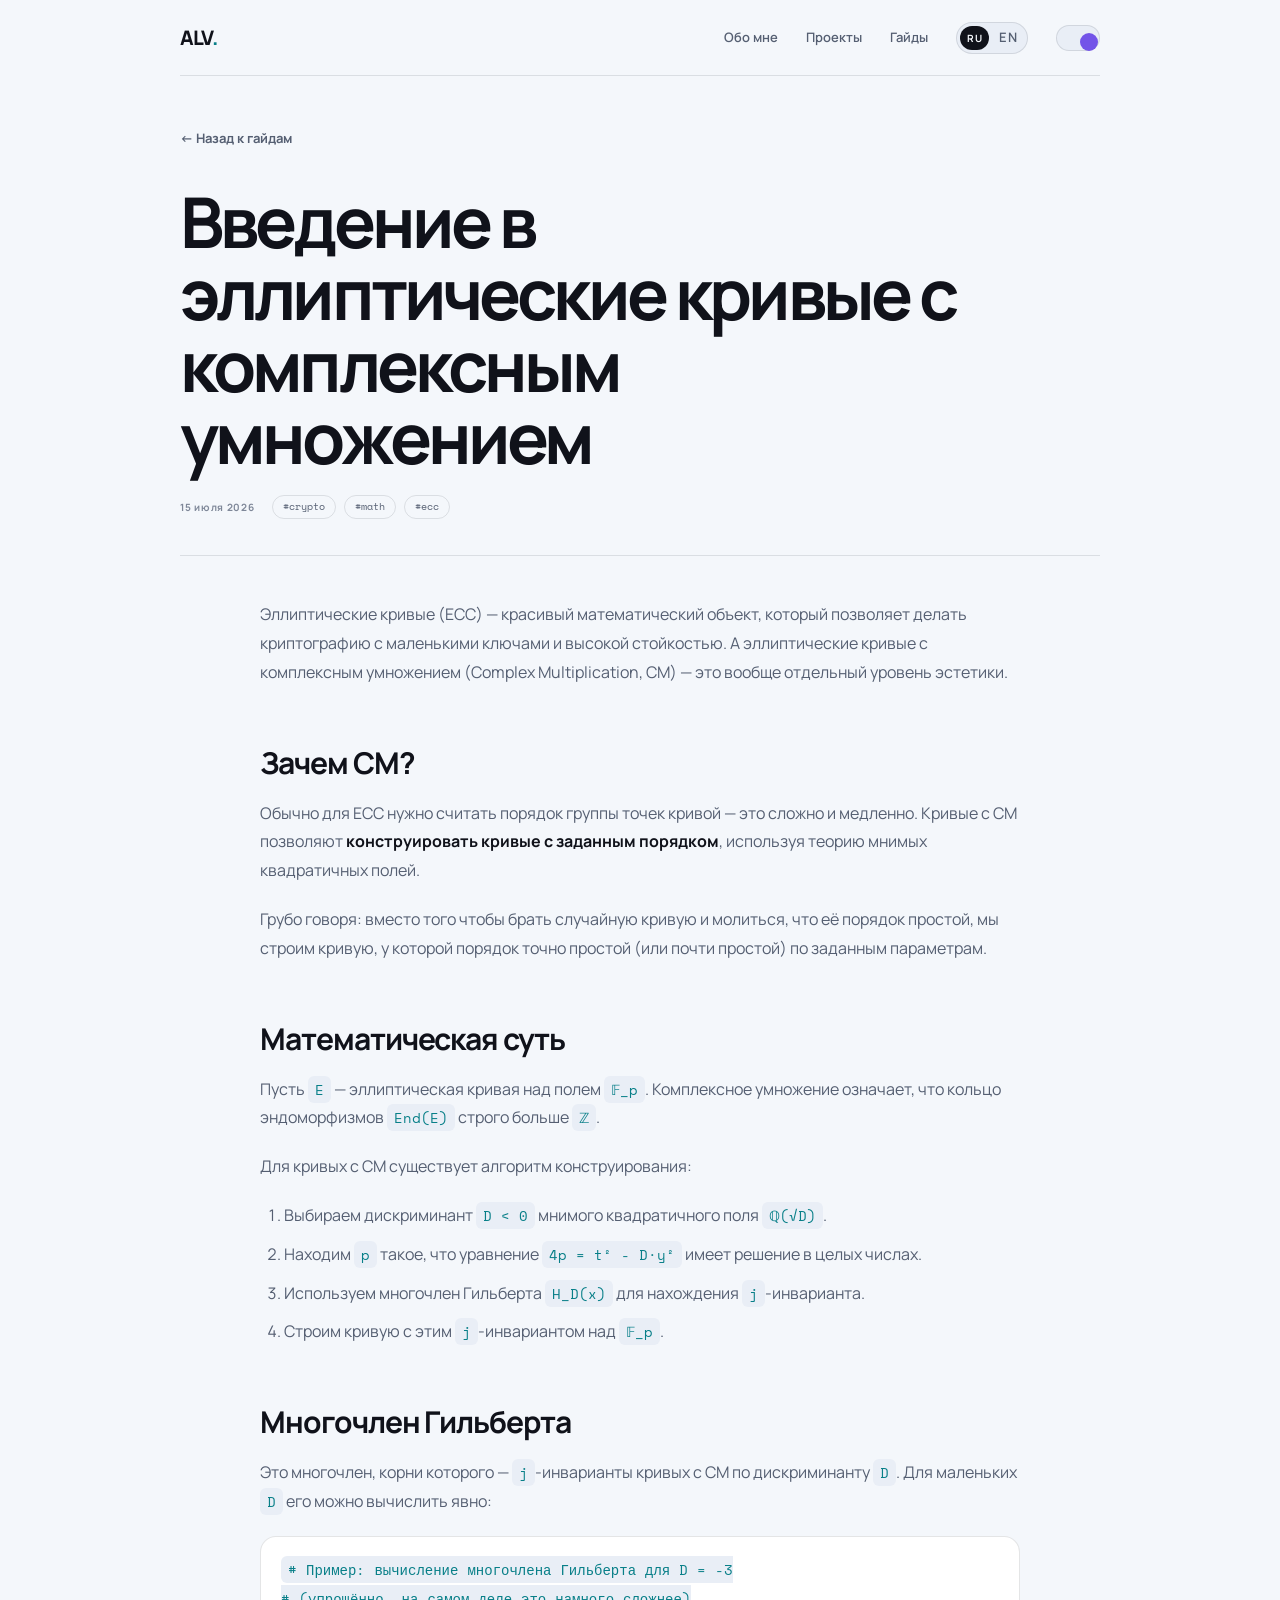
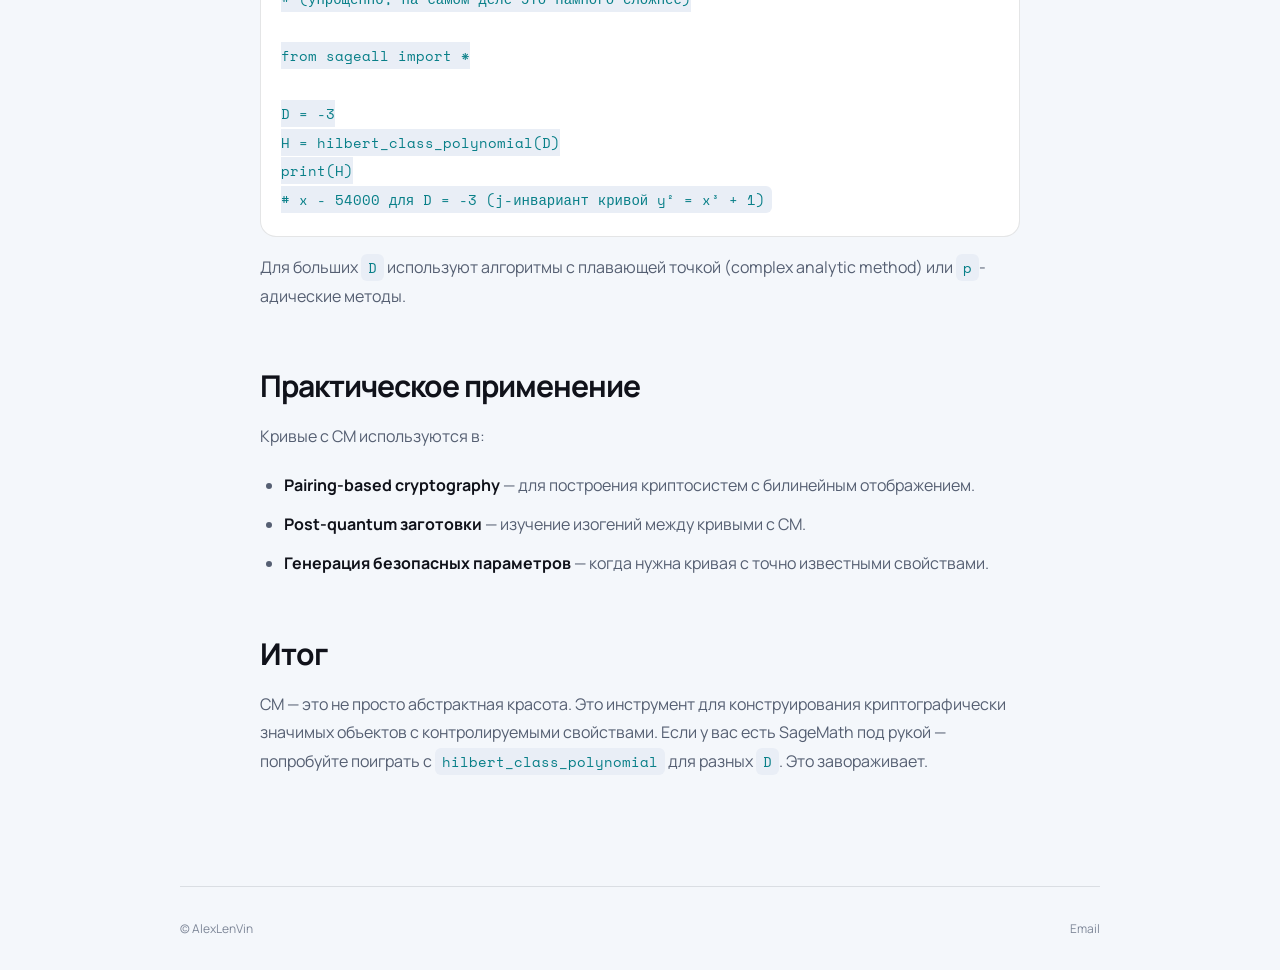
<file: guides/ecc-intro.html>
﻿<!DOCTYPE html>
<html lang="ru" data-theme="dark">
<head>
  <meta charset="UTF-8">
  <meta name="viewport" content="width=device-width, initial-scale=1.0">
  <title>Введение в эллиптические кривые с комплексным умножением</title>
  <link rel="stylesheet" href="../css/style.css">
</head>
<body>
  <div class="container">
    <nav>
      <a class="logo" href="../index.html">ALV<span>.</span></a>
      <div class="nav-links">
        <a href="../#about">Обо мне</a>
        <a href="../#projects">Проекты</a>
        <a href="index.html">Гайды</a>
        <div class="lang-switch"><span>RU</span><a href="../en/guides/ecc-intro.html" lang="en">EN</a></div><button class="theme-toggle" id="theme-toggle" title="Сменить тему">☀️</button>
      </div>
    </nav>

    <a href="index.html" class="back-link">← Назад к гайдам</a>

    <article>
      <header class="article-header">
        <h1>Введение в эллиптические кривые с комплексным умножением</h1>
        <div class="article-meta">
          <span class="date">15 июля 2026</span>
          <span class="tag">#crypto</span><span class="tag">#math</span><span class="tag">#ecc</span>
        </div>
      </header>
      <div class="article-body">

<p>Эллиптические кривые (ECC) — красивый математический объект, который позволяет делать криптографию с маленькими ключами и высокой стойкостью. А эллиптические кривые с комплексным умножением (Complex Multiplication, CM) — это вообще отдельный уровень эстетики.</p>

<h2>Зачем CM?</h2>

<p>Обычно для ECC нужно считать порядок группы точек кривой — это сложно и медленно. Кривые с CM позволяют <strong>конструировать кривые с заданным порядком</strong>, используя теорию мнимых квадратичных полей.</p>

<p>Грубо говоря: вместо того чтобы брать случайную кривую и молиться, что её порядок простой, мы строим кривую, у которой порядок точно простой (или почти простой) по заданным параметрам.</p>

<h2>Математическая суть</h2>

<p>Пусть <code>E</code> — эллиптическая кривая над полем <code>𝔽_p</code>. Комплексное умножение означает, что кольцо эндоморфизмов <code>End(E)</code> строго больше <code>ℤ</code>.</p>

<p>Для кривых с CM существует алгоритм конструирования:</p>

<ol>
  <li>Выбираем дискриминант <code>D &lt; 0</code> мнимого квадратичного поля <code>ℚ(√D)</code>.</li>
  <li>Находим <code>p</code> такое, что уравнение <code>4p = t² - D·y²</code> имеет решение в целых числах.</li>
  <li>Используем многочлен Гильберта <code>H_D(x)</code> для нахождения <code>j</code>-инварианта.</li>
  <li>Строим кривую с этим <code>j</code>-инвариантом над <code>𝔽_p</code>.</li>
</ol>

<h2>Многочлен Гильберта</h2>

<p>Это многочлен, корни которого — <code>j</code>-инварианты кривых с CM по дискриминанту <code>D</code>. Для маленьких <code>D</code> его можно вычислить явно:</p>

<pre><code># Пример: вычисление многочлена Гильберта для D = -3
# (упрощённо, на самом деле это намного сложнее)

from sageall import *

D = -3
H = hilbert_class_polynomial(D)
print(H)
# x - 54000 для D = -3 (j-инвариант кривой y² = x³ + 1)
</code></pre>

<p>Для больших <code>D</code> используют алгоритмы с плавающей точкой (complex analytic method) или <code>p</code>-адические методы.</p>

<h2>Практическое применение</h2>

<p>Кривые с CM используются в:</p>

<ul>
  <li><strong>Pairing-based cryptography</strong> — для построения криптосистем с билинейным отображением.</li>
  <li><strong>Post-quantum заготовки</strong> — изучение изогений между кривыми с CM.</li>
  <li><strong>Генерация безопасных параметров</strong> — когда нужна кривая с точно известными свойствами.</li>
</ul>

<h2>Итог</h2>

<p>CM — это не просто абстрактная красота. Это инструмент для конструирования криптографически значимых объектов с контролируемыми свойствами. Если у вас есть SageMath под рукой — попробуйте поиграть с <code>hilbert_class_polynomial</code> для разных <code>D</code>. Это завораживает.</p>

      </div>
    </article>

    <footer>
      <p>© AlexLenVin</p>
      <div class="socials"><a href="mailto:alexlenvin@gmail.com">Email</a></div>
    </footer>
  </div>
  <script src="../js/theme.js"></script>
</body>
</html>
</file>
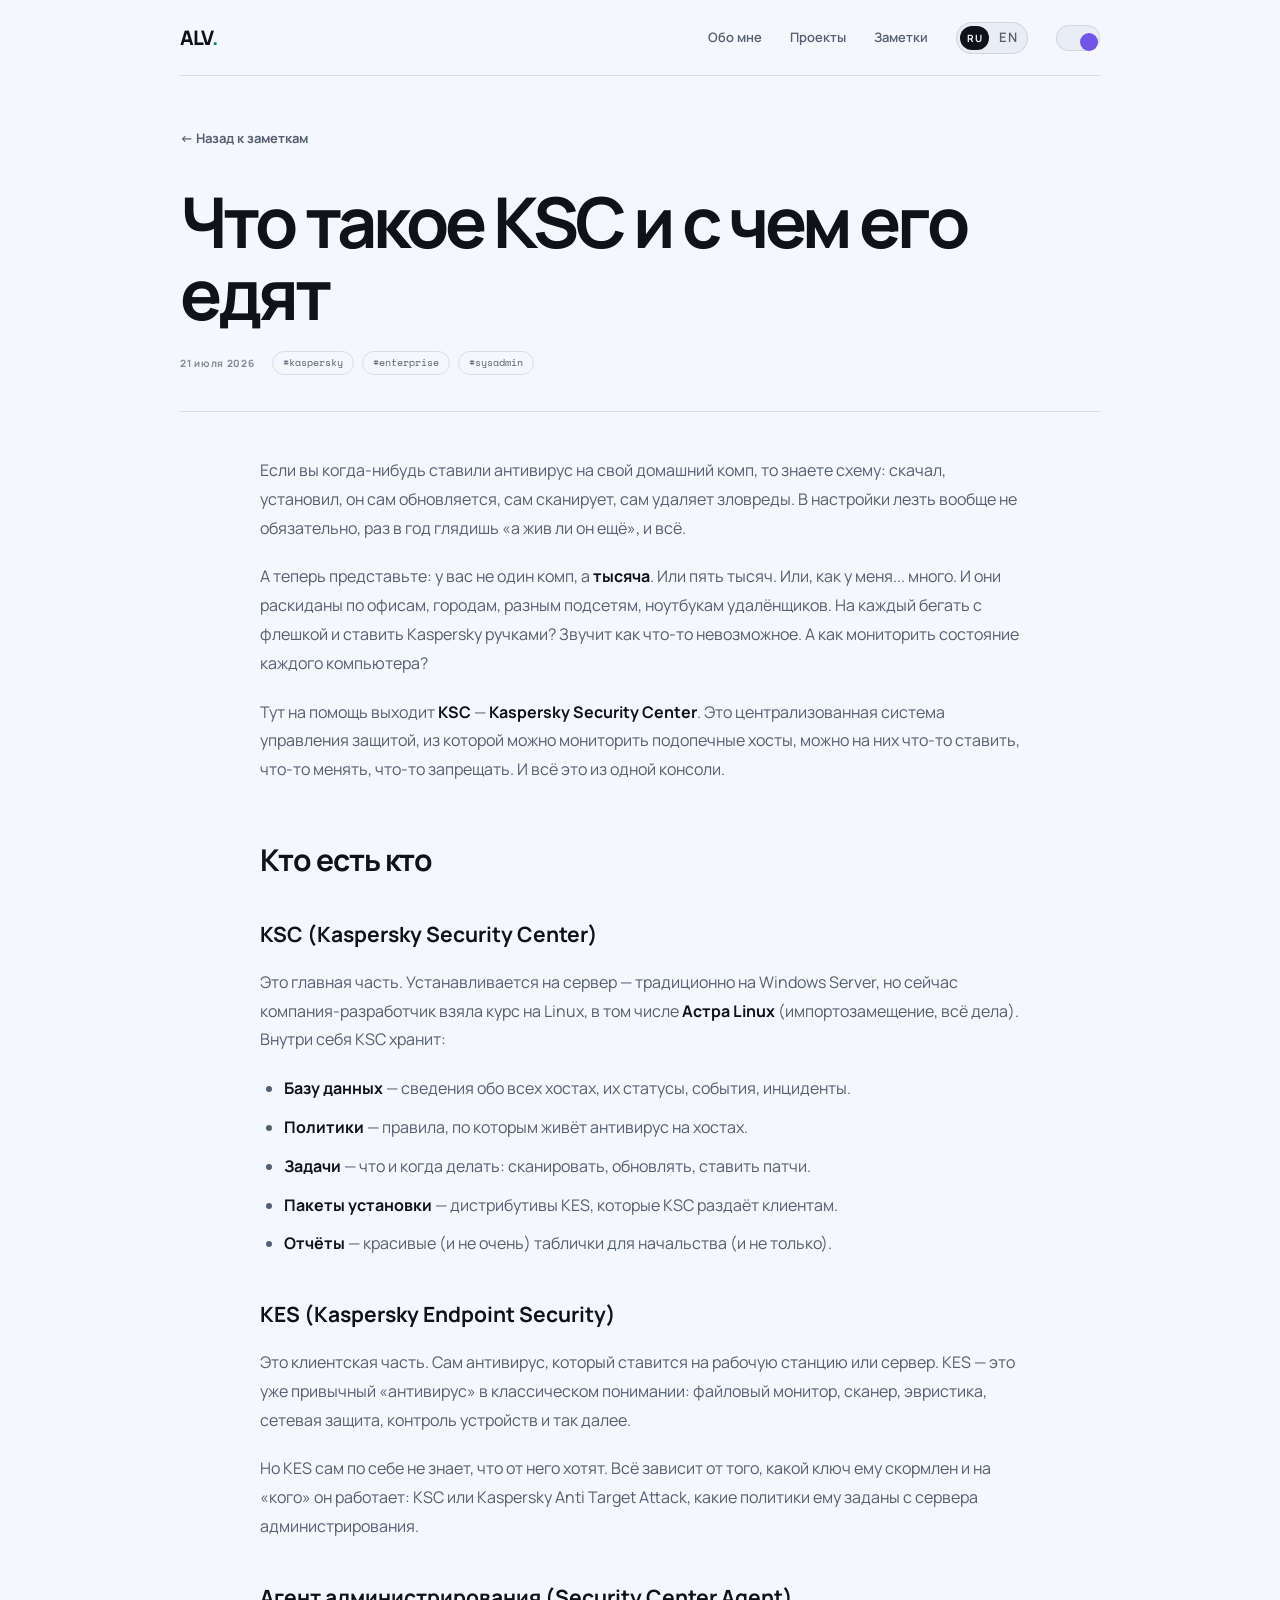
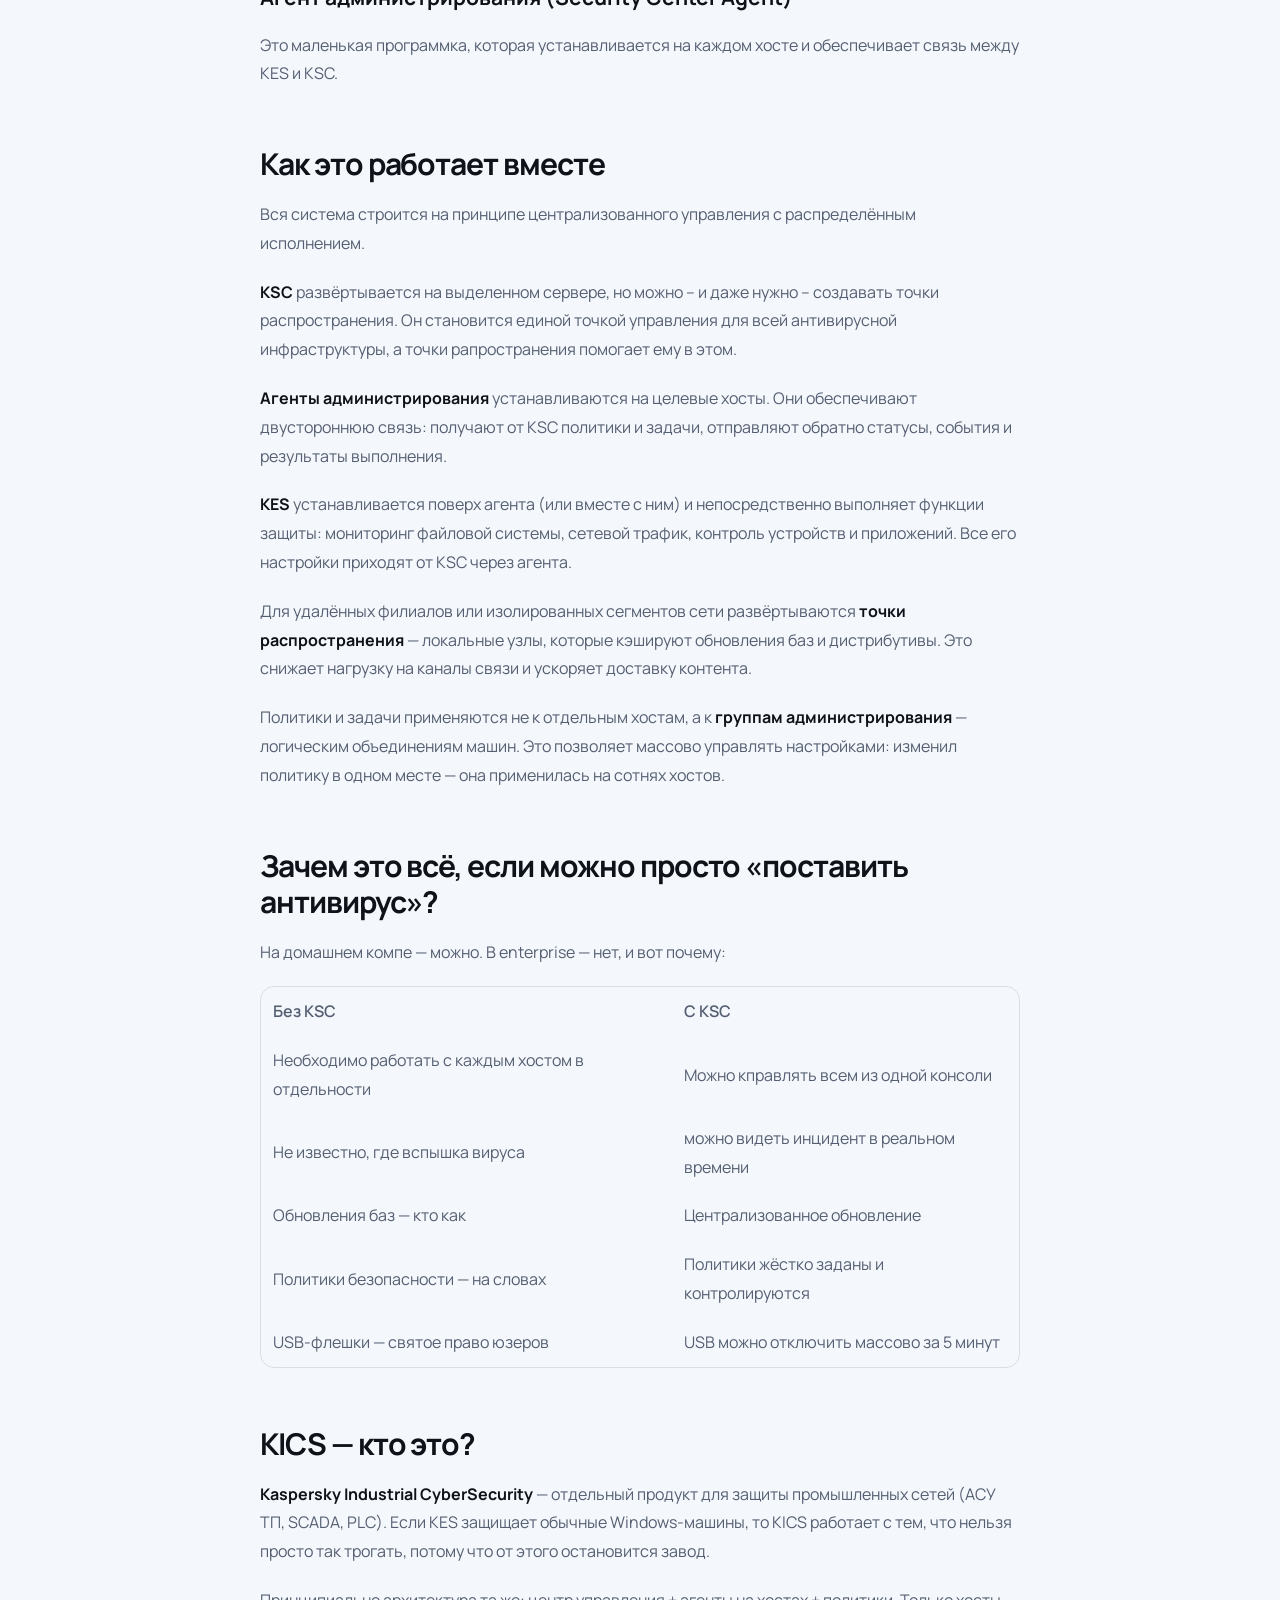
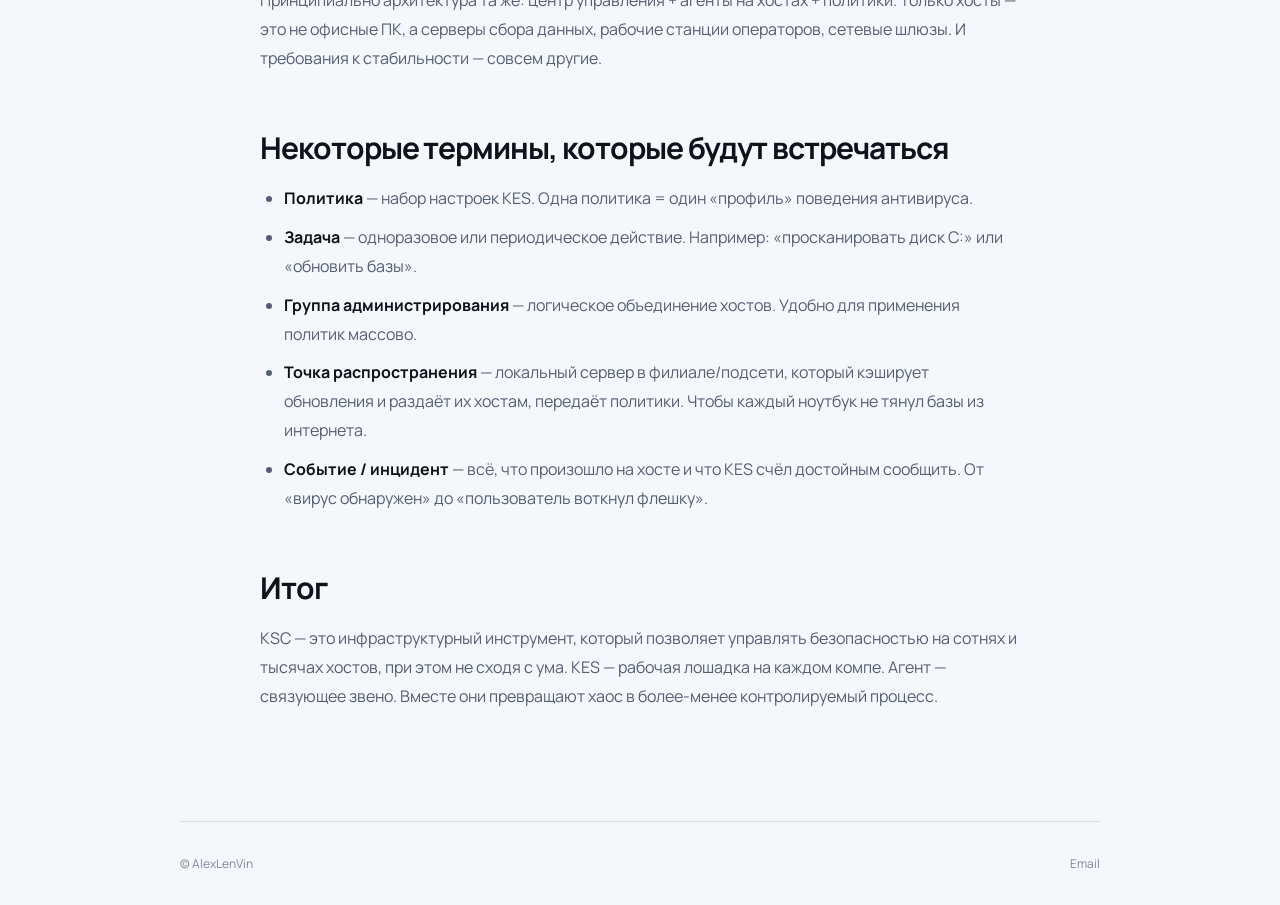
<file: guides/kes-ksc-setup.html>
﻿<!DOCTYPE html>
<html lang="ru" data-theme="dark">
<head>
  <meta charset="UTF-8">
  <meta name="viewport" content="width=device-width, initial-scale=1.0">
  <title>Что такое KSC и с чем его едят</title>
  <link rel="stylesheet" href="../css/style.css">
</head>
<body>
  <div class="container">
    <nav>
      <a class="logo" href="../index.html">ALV<span>.</span></a>
      <div class="nav-links">
        <a href="../#about">Обо мне</a>
        <a href="../#projects">Проекты</a>
        <a href="index.html">Заметки</a>
        <div class="lang-switch"><span>RU</span><a href="../en/guides/kes-ksc-setup.html" lang="en">EN</a></div><button class="theme-toggle" id="theme-toggle" title="Сменить тему">☀️</button>
      </div>
    </nav>

    <a href="index.html" class="back-link">← Назад к заметкам</a>

    <article>
      <header class="article-header">
        <h1>Что такое KSC и с чем его едят</h1>
        <div class="article-meta">
          <span class="date">21 июля 2026</span>
          <span class="tag">#kaspersky</span><span class="tag">#enterprise</span><span class="tag">#sysadmin</span>
        </div>
      </header>
      <div class="article-body">

<p>Если вы когда-нибудь ставили антивирус на свой домашний комп, то знаете схему: скачал, установил, он сам обновляется, сам сканирует, сам удаляет зловреды. В настройки лезть вообще не обязательно, раз в год глядишь «а жив ли он ещё», и всё.</p>

<p>А теперь представьте: у вас не один комп, а <strong>тысяча</strong>. Или пять тысяч. Или, как у меня... много. И они раскиданы по офисам, городам, разным подсетям, ноутбукам удалёнщиков. На каждый бегать с флешкой и ставить Kaspersky ручками? Звучит как что-то невозможное. А как мониторить состояние каждого компьютера?</p>

<p>Тут на помощь выходит <strong>KSC</strong> — <strong>Kaspersky Security Center</strong>. Это централизованная система управления защитой, из которой можно мониторить подопечные хосты, можно на них что-то ставить, что-то менять, что-то запрещать. И всё это из одной консоли.</p>

<h2>Кто есть кто</h2>

<h3>KSC (Kaspersky Security Center)</h3>

<p>Это главная часть. Устанавливается на сервер — традиционно на Windows Server, но сейчас компания-разработчик взяла курс на Linux, в том числе <strong>Астра Linux</strong> (импортозамещение, всё дела). Внутри себя KSC хранит:</p>

<ul>
  <li><strong>Базу данных</strong> — сведения обо всех хостах, их статусы, события, инциденты.</li>
  <li><strong>Политики</strong> — правила, по которым живёт антивирус на хостах.</li>
  <li><strong>Задачи</strong> — что и когда делать: сканировать, обновлять, ставить патчи.</li>
  <li><strong>Пакеты установки</strong> — дистрибутивы KES, которые KSC раздаёт клиентам.</li>
  <li><strong>Отчёты</strong> — красивые (и не очень) таблички для начальства (и не только).</li>
</ul>

<h3>KES (Kaspersky Endpoint Security)</h3>

<p>Это клиентская часть. Сам антивирус, который ставится на рабочую станцию или сервер. KES — это уже привычный «антивирус» в классическом понимании: файловый монитор, сканер, эвристика, сетевая защита, контроль устройств и так далее.</p>

<p>Но KES сам по себе не знает, что от него хотят. Всё зависит от того, какой ключ ему скормлен и на «кого» он работает: KSC или Kaspersky Anti Target Attack, какие политики ему заданы с сервера администрирования.</p>

<h3>Агент администрирования (Security Center Agent)</h3>

<p>Это маленькая программка, которая устанавливается на каждом хосте и обеспечивает связь между KES и KSC.</p>


<h2>Как это работает вместе</h2>

<p>Вся система строится на принципе централизованного управления с распределённым исполнением.</p>

<p><strong>KSC</strong> развёртывается на выделенном сервере, но можно – и даже нужно – создавать точки распространения. Он становится единой точкой управления для всей антивирусной инфраструктуры, а точки рапространения помогает ему в этом.</p>

<p><strong>Агенты администрирования</strong> устанавливаются на целевые хосты. Они обеспечивают двустороннюю связь: получают от KSC политики и задачи, отправляют обратно статусы, события и результаты выполнения.</p>

<p><strong>KES</strong> устанавливается поверх агента (или вместе с ним) и непосредственно выполняет функции защиты: мониторинг файловой системы, сетевой трафик, контроль устройств и приложений. Все его настройки приходят от KSC через агента.</p>

<p>Для удалённых филиалов или изолированных сегментов сети развёртываются <strong>точки распространения</strong> — локальные узлы, которые кэшируют обновления баз и дистрибутивы. Это снижает нагрузку на каналы связи и ускоряет доставку контента.</p>

<p>Политики и задачи применяются не к отдельным хостам, а к <strong>группам администрирования</strong> — логическим объединениям машин. Это позволяет массово управлять настройками: изменил политику в одном месте — она применилась на сотнях хостов.</p>

<h2>Зачем это всё, если можно просто «поставить антивирус»?</h2>

<p>На домашнем компе — можно. В enterprise — нет, и вот почему:</p>

<table style="width:100%; border-collapse: collapse; margin: 16px 0;">
  <thead>
    <tr style="border-bottom: 1px solid var(--border);">
      <th style="text-align:left; padding: 10px 12px; font-weight: 600;">Без KSC</th>
      <th style="text-align:left; padding: 10px 12px; font-weight: 600;">С KSC</th>
    </tr>
  </thead>
  <tbody>
    <tr style="border-bottom: 1px solid var(--border);">
      <td style="padding: 10px 12px; color: var(--text-secondary);">Необходимо работать с каждым хостом в отдельности</td>
      <td style="padding: 10px 12px; color: var(--text-secondary);">Можно кправлять всем из одной консоли</td>
    </tr>
    <tr style="border-bottom: 1px solid var(--border);">
      <td style="padding: 10px 12px; color: var(--text-secondary);">Не известно, где вспышка вируса</td>
      <td style="padding: 10px 12px; color: var(--text-secondary);">можно видеть инцидент в реальном времени</td>
    </tr>
    <tr style="border-bottom: 1px solid var(--border);">
      <td style="padding: 10px 12px; color: var(--text-secondary);">Обновления баз — кто как</td>
      <td style="padding: 10px 12px; color: var(--text-secondary);">Централизованное обновление</td>
    </tr>
    <tr style="border-bottom: 1px solid var(--border);">
      <td style="padding: 10px 12px; color: var(--text-secondary);">Политики безопасности — на словах</td>
      <td style="padding: 10px 12px; color: var(--text-secondary);">Политики жёстко заданы и контролируются</td>
    </tr>
    <tr>
      <td style="padding: 10px 12px; color: var(--text-secondary);">USB-флешки — святое право юзеров</td>
      <td style="padding: 10px 12px; color: var(--text-secondary);">USB можно отключить массово за 5 минут</td>
    </tr>
  </tbody>
</table>

<h2>KICS — кто это?</h2>

<p><strong>Kaspersky Industrial CyberSecurity</strong> — отдельный продукт для защиты промышленных сетей (АСУ ТП, SCADA, PLC). Если KES защищает обычные Windows-машины, то KICS работает с тем, что нельзя просто так трогать, потому что от этого остановится завод.</p>

<p>Принципиально архитектура та же: центр управления + агенты на хостах + политики. Только хосты — это не офисные ПК, а серверы сбора данных, рабочие станции операторов, сетевые шлюзы. И требования к стабильности — совсем другие.</p>

<h2>Некоторые термины, которые будут встречаться</h2>

<ul>
  <li><strong>Политика</strong> — набор настроек KES. Одна политика = один «профиль» поведения антивируса.</li>
  <li><strong>Задача</strong> — одноразовое или периодическое действие. Например: «просканировать диск С:» или «обновить базы».</li>
  <li><strong>Группа администрирования</strong> — логическое объединение хостов. Удобно для применения политик массово.</li>
  <li><strong>Точка распространения</strong> — локальный сервер в филиале/подсети, который кэширует обновления и раздаёт их хостам, передаёт политики. Чтобы каждый ноутбук не тянул базы из интернета.</li>
  <li><strong>Событие / инцидент</strong> — всё, что произошло на хосте и что KES счёл достойным сообщить. От «вирус обнаружен» до «пользователь воткнул флешку».</li>
</ul>

<h2>Итог</h2>

<p>KSC — это инфраструктурный инструмент, который позволяет управлять безопасностью на сотнях и тысячах хостов, при этом не сходя с ума. KES — рабочая лошадка на каждом компе. Агент — связующее звено. Вместе они превращают хаос в более-менее контролируемый процесс.</p>

      </div>
    </article>

    <footer>
      <p>© AlexLenVin</p>
      <div class="socials"><a href="mailto:alexlenvin@gmail.com">Email</a></div>
    </footer>
  </div>
  <script src="../js/theme.js"></script>
</body>
</html>
</file>
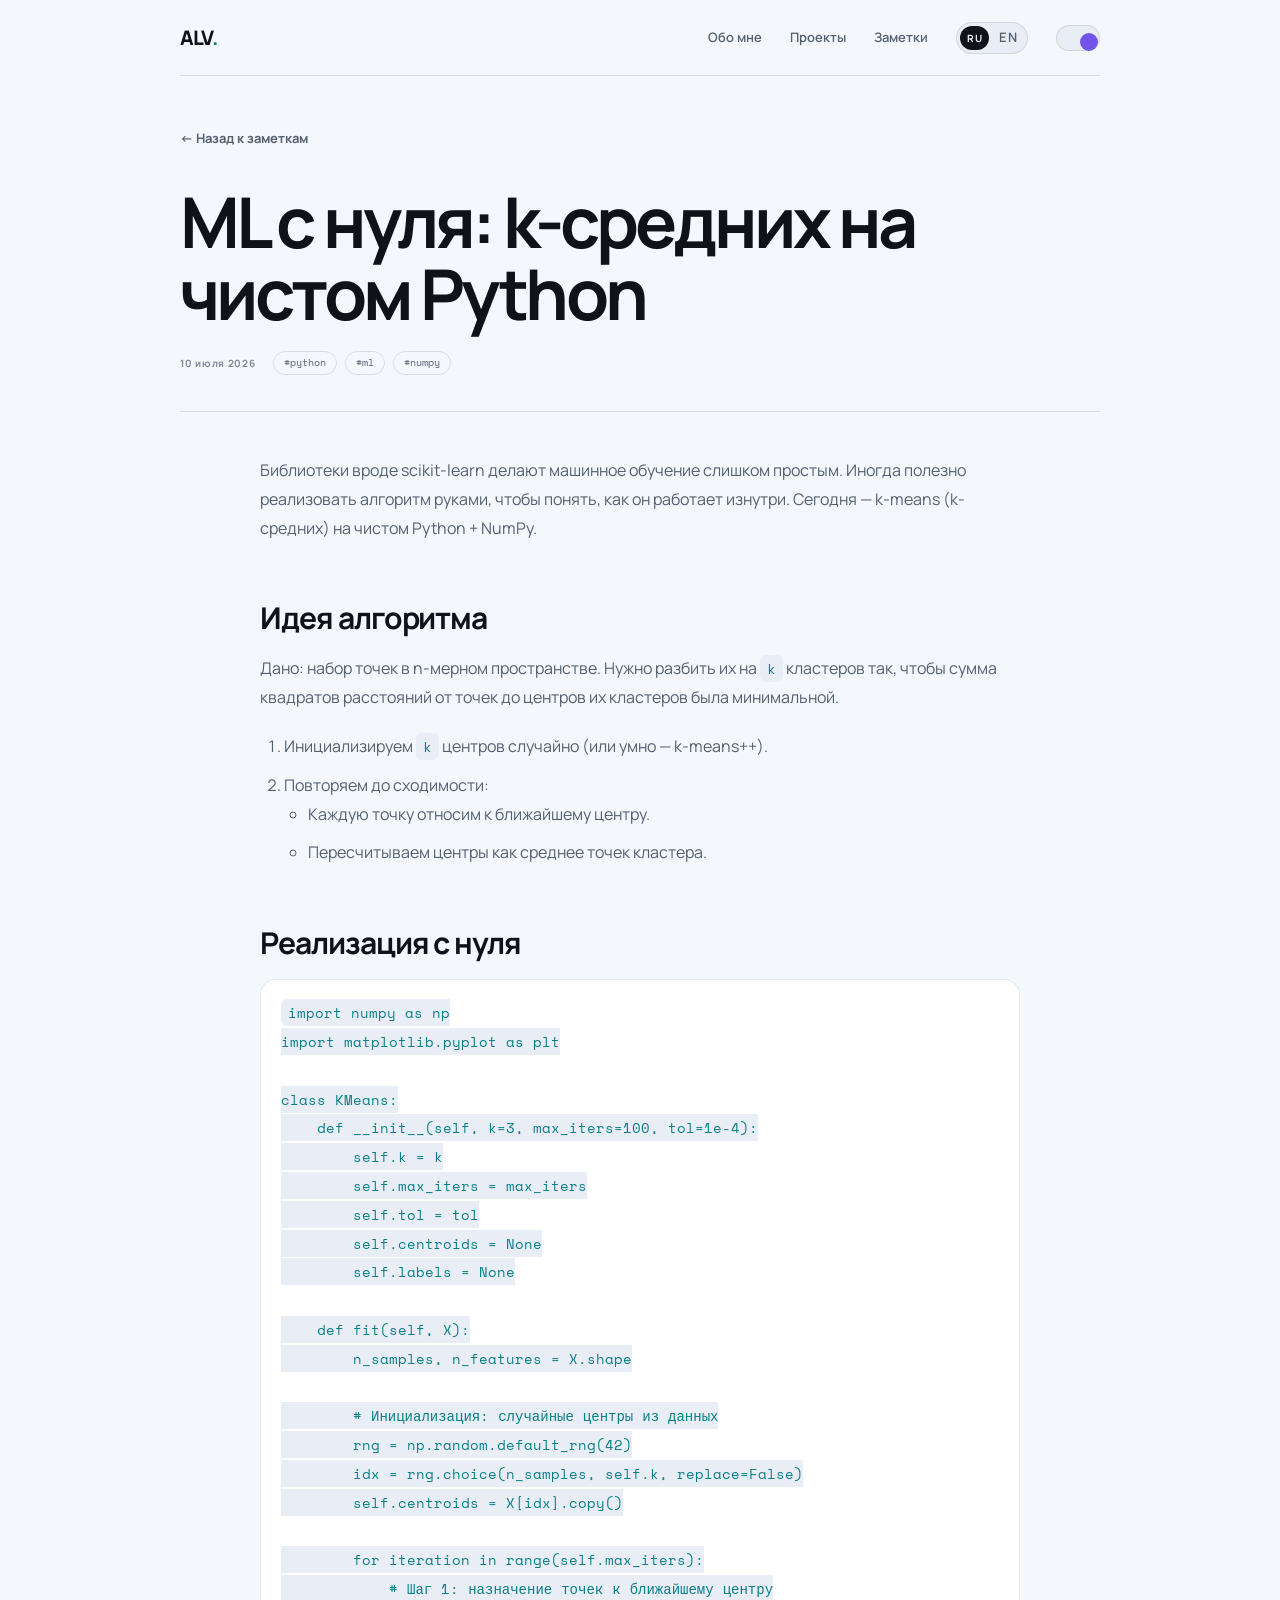
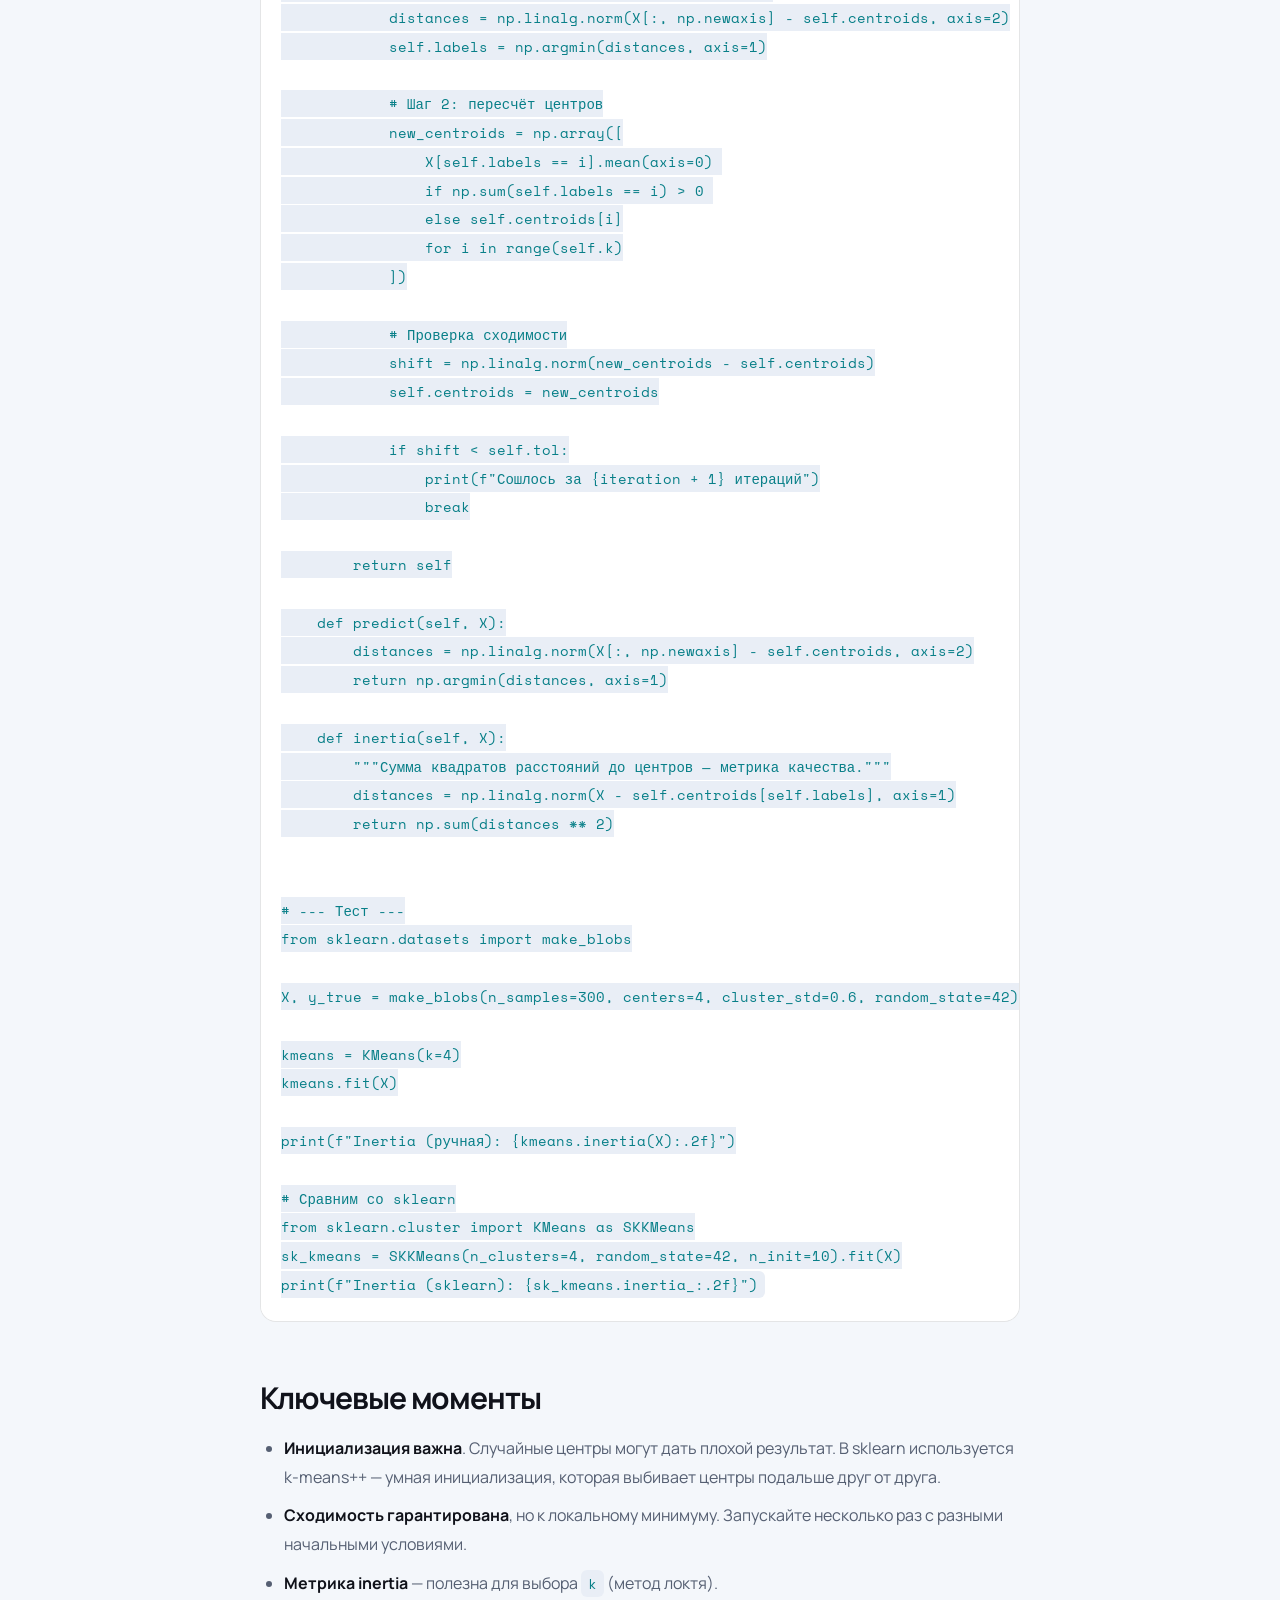
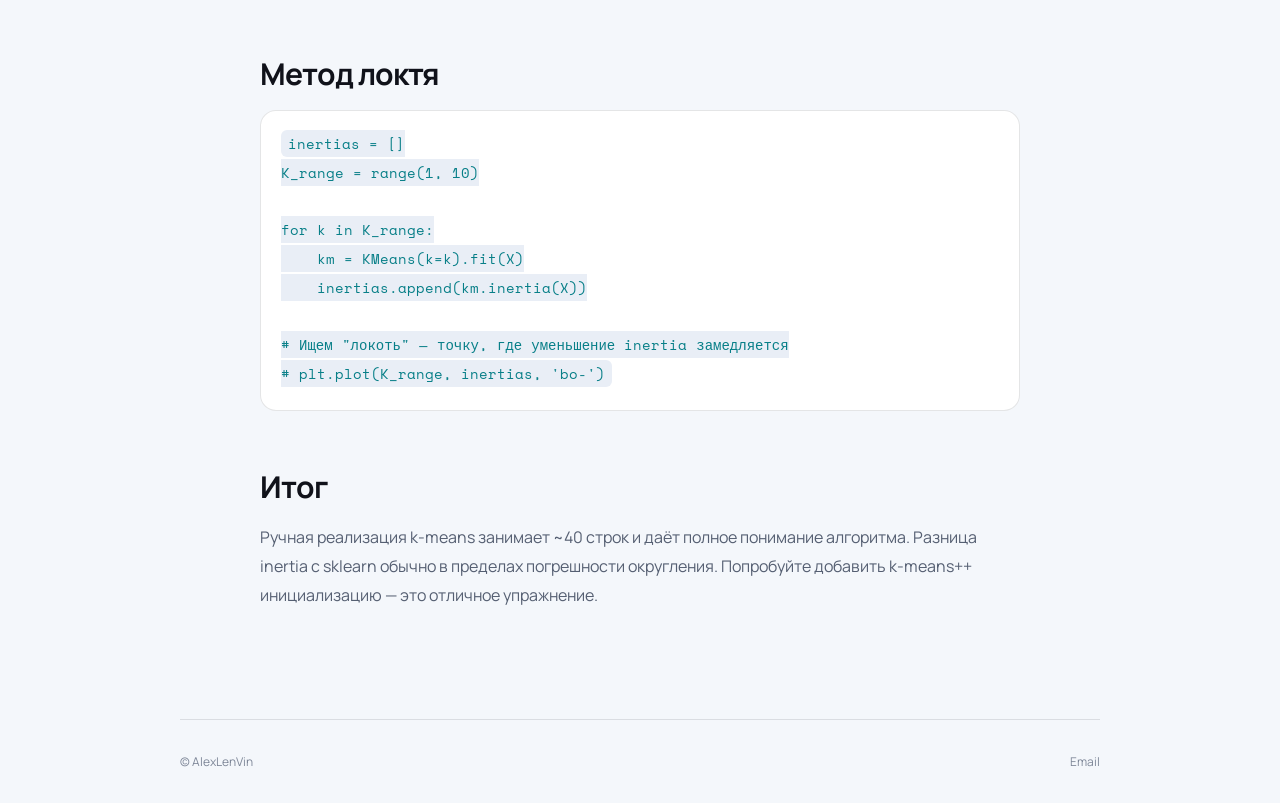
<file: guides/ml-kmeans.html>
﻿<!DOCTYPE html>
<html lang="ru" data-theme="dark">
<head>
  <meta charset="UTF-8">
  <meta name="viewport" content="width=device-width, initial-scale=1.0">
  <title>ML с нуля: k-средних на чистом Python</title>
  <link rel="stylesheet" href="../css/style.css">
</head>
<body>
  <div class="container">
    <nav>
      <a class="logo" href="../index.html">ALV<span>.</span></a>
      <div class="nav-links">
        <a href="../#about">Обо мне</a>
        <a href="../#projects">Проекты</a>
        <a href="index.html">Заметки</a>
        <div class="lang-switch"><span>RU</span><a href="../en/guides/index.html" lang="en">EN</a></div><button class="theme-toggle" id="theme-toggle" title="Сменить тему">☀️</button>
      </div>
    </nav>

    <a href="index.html" class="back-link">← Назад к заметкам</a>

    <article>
      <header class="article-header">
        <h1>ML с нуля: k-средних на чистом Python</h1>
        <div class="article-meta">
          <span class="date">10 июля 2026</span>
          <span class="tag">#python</span><span class="tag">#ml</span><span class="tag">#numpy</span>
        </div>
      </header>
      <div class="article-body">

<p>Библиотеки вроде scikit-learn делают машинное обучение слишком простым. Иногда полезно реализовать алгоритм руками, чтобы понять, как он работает изнутри. Сегодня — k-means (k-средних) на чистом Python + NumPy.</p>

<h2>Идея алгоритма</h2>

<p>Дано: набор точек в n-мерном пространстве. Нужно разбить их на <code>k</code> кластеров так, чтобы сумма квадратов расстояний от точек до центров их кластеров была минимальной.</p>

<ol>
  <li>Инициализируем <code>k</code> центров случайно (или умно — k-means++).</li>
  <li>Повторяем до сходимости:
    <ul>
      <li>Каждую точку относим к ближайшему центру.</li>
      <li>Пересчитываем центры как среднее точек кластера.</li>
    </ul>
  </li>
</ol>

<h2>Реализация с нуля</h2>

<pre><code>import numpy as np
import matplotlib.pyplot as plt

class KMeans:
    def __init__(self, k=3, max_iters=100, tol=1e-4):
        self.k = k
        self.max_iters = max_iters
        self.tol = tol
        self.centroids = None
        self.labels = None

    def fit(self, X):
        n_samples, n_features = X.shape

        # Инициализация: случайные центры из данных
        rng = np.random.default_rng(42)
        idx = rng.choice(n_samples, self.k, replace=False)
        self.centroids = X[idx].copy()

        for iteration in range(self.max_iters):
            # Шаг 1: назначение точек к ближайшему центру
            distances = np.linalg.norm(X[:, np.newaxis] - self.centroids, axis=2)
            self.labels = np.argmin(distances, axis=1)

            # Шаг 2: пересчёт центров
            new_centroids = np.array([
                X[self.labels == i].mean(axis=0) 
                if np.sum(self.labels == i) > 0 
                else self.centroids[i]
                for i in range(self.k)
            ])

            # Проверка сходимости
            shift = np.linalg.norm(new_centroids - self.centroids)
            self.centroids = new_centroids

            if shift < self.tol:
                print(f"Сошлось за {iteration + 1} итераций")
                break

        return self

    def predict(self, X):
        distances = np.linalg.norm(X[:, np.newaxis] - self.centroids, axis=2)
        return np.argmin(distances, axis=1)

    def inertia(self, X):
        """Сумма квадратов расстояний до центров — метрика качества."""
        distances = np.linalg.norm(X - self.centroids[self.labels], axis=1)
        return np.sum(distances ** 2)


# --- Тест ---
from sklearn.datasets import make_blobs

X, y_true = make_blobs(n_samples=300, centers=4, cluster_std=0.6, random_state=42)

kmeans = KMeans(k=4)
kmeans.fit(X)

print(f"Inertia (ручная): {kmeans.inertia(X):.2f}")

# Сравним со sklearn
from sklearn.cluster import KMeans as SKKMeans
sk_kmeans = SKKMeans(n_clusters=4, random_state=42, n_init=10).fit(X)
print(f"Inertia (sklearn): {sk_kmeans.inertia_:.2f}")
</code></pre>

<h2>Ключевые моменты</h2>

<ul>
  <li><strong>Инициализация важна</strong>. Случайные центры могут дать плохой результат. В sklearn используется k-means++ — умная инициализация, которая выбивает центры подальше друг от друга.</li>
  <li><strong>Сходимость гарантирована</strong>, но к локальному минимуму. Запускайте несколько раз с разными начальными условиями.</li>
  <li><strong>Метрика inertia</strong> — полезна для выбора <code>k</code> (метод локтя).</li>
</ul>

<h2>Метод локтя</h2>

<pre><code>inertias = []
K_range = range(1, 10)

for k in K_range:
    km = KMeans(k=k).fit(X)
    inertias.append(km.inertia(X))

# Ищем "локоть" — точку, где уменьшение inertia замедляется
# plt.plot(K_range, inertias, 'bo-')
</code></pre>

<h2>Итог</h2>

<p>Ручная реализация k-means занимает ~40 строк и даёт полное понимание алгоритма. Разница inertia с sklearn обычно в пределах погрешности округления. Попробуйте добавить k-means++ инициализацию — это отличное упражнение.</p>

      </div>
    </article>

    <footer>
      <p>© AlexLenVin</p>
      <div class="socials"><a href="mailto:alexlenvin@gmail.com">Email</a></div>
    </footer>
  </div>
  <script src="../js/theme.js"></script>
</body>
</html>
</file>
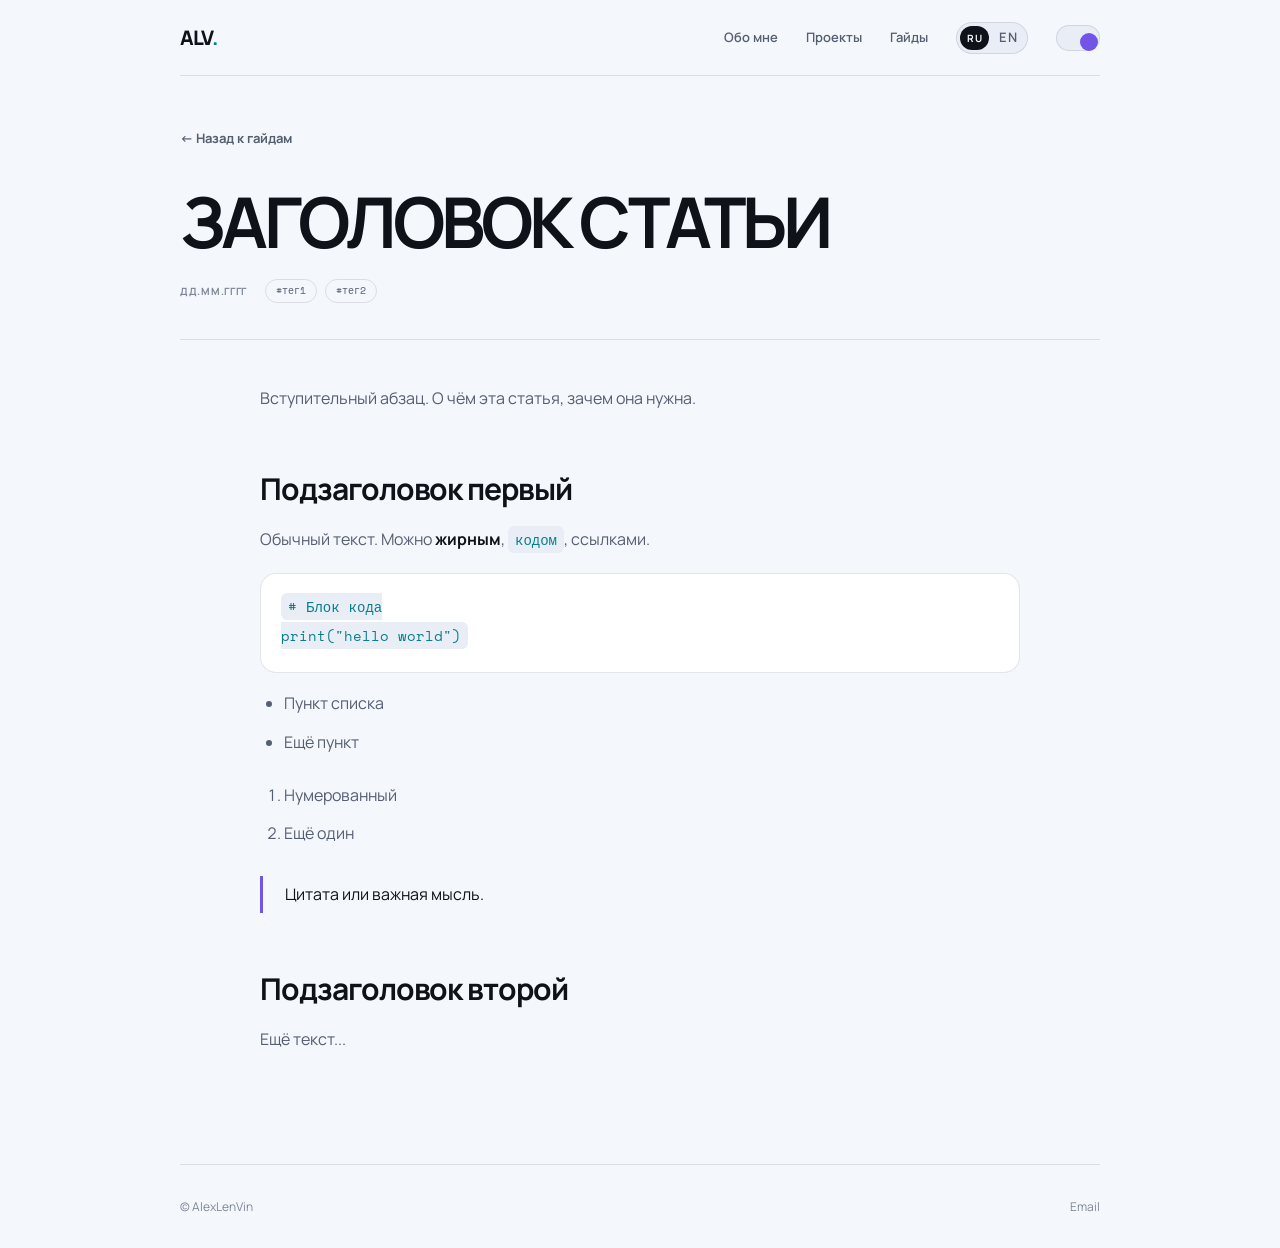
<file: guides/template.html>
﻿<!DOCTYPE html>
<html lang="ru" data-theme="dark">
<head>
  <meta charset="UTF-8">
  <meta name="viewport" content="width=device-width, initial-scale=1.0">
  <title>ЗАГОЛОВОК ВКЛАДКИ</title>
  <link rel="stylesheet" href="../css/style.css">
</head>
<body>
  <div class="container">
    <nav>
      <a class="logo" href="../index.html">ALV<span>.</span></a>
      <div class="nav-links">
        <a href="../#about">Обо мне</a>
        <a href="../#projects">Проекты</a>
        <a href="index.html">Гайды</a>
        <div class="lang-switch"><span>RU</span><a href="../en/guides/index.html" lang="en">EN</a></div><button class="theme-toggle" id="theme-toggle" title="Сменить тему">☀️</button>
      </div>
    </nav>

    <a href="index.html" class="back-link">← Назад к гайдам</a>

    <article>
      <header class="article-header">
        <h1>ЗАГОЛОВОК СТАТЬИ</h1>
        <div class="article-meta">
          <span class="date">ДД.ММ.ГГГГ</span>
          <span class="tag">#тег1</span>
          <span class="tag">#тег2</span>
        </div>
      </header>
      <div class="article-body">

<!-- ═══════════════════════════════════════════
     ЗДЕСЬ ПИШЕШЬ СВОЙ ТЕКСТ
     ═══════════════════════════════════════════ -->

<p>Вступительный абзац. О чём эта статья, зачем она нужна.</p>

<h2>Подзаголовок первый</h2>

<p>Обычный текст. Можно <strong>жирным</strong>, <code>кодом</code>, <a href="https://example.com">ссылками</a>.</p>

<pre><code># Блок кода
print("hello world")
</code></pre>

<ul>
  <li>Пункт списка</li>
  <li>Ещё пункт</li>
</ul>

<ol>
  <li>Нумерованный</li>
  <li>Ещё один</li>
</ol>

<blockquote>
  Цитата или важная мысль.
</blockquote>

<h2>Подзаголовок второй</h2>

<p>Ещё текст...</p>

<!-- ═══════════════════════════════════════════
     КОНЕЦ ТЕКСТА
     ═══════════════════════════════════════════ -->

      </div>
    </article>

    <footer>
      <p>© AlexLenVin</p>
      <div class="socials"><a href="mailto:alexlenvin@gmail.com">Email</a></div>
    </footer>
  </div>
  <script src="../js/theme.js"></script>
</body>
</html>
</file>
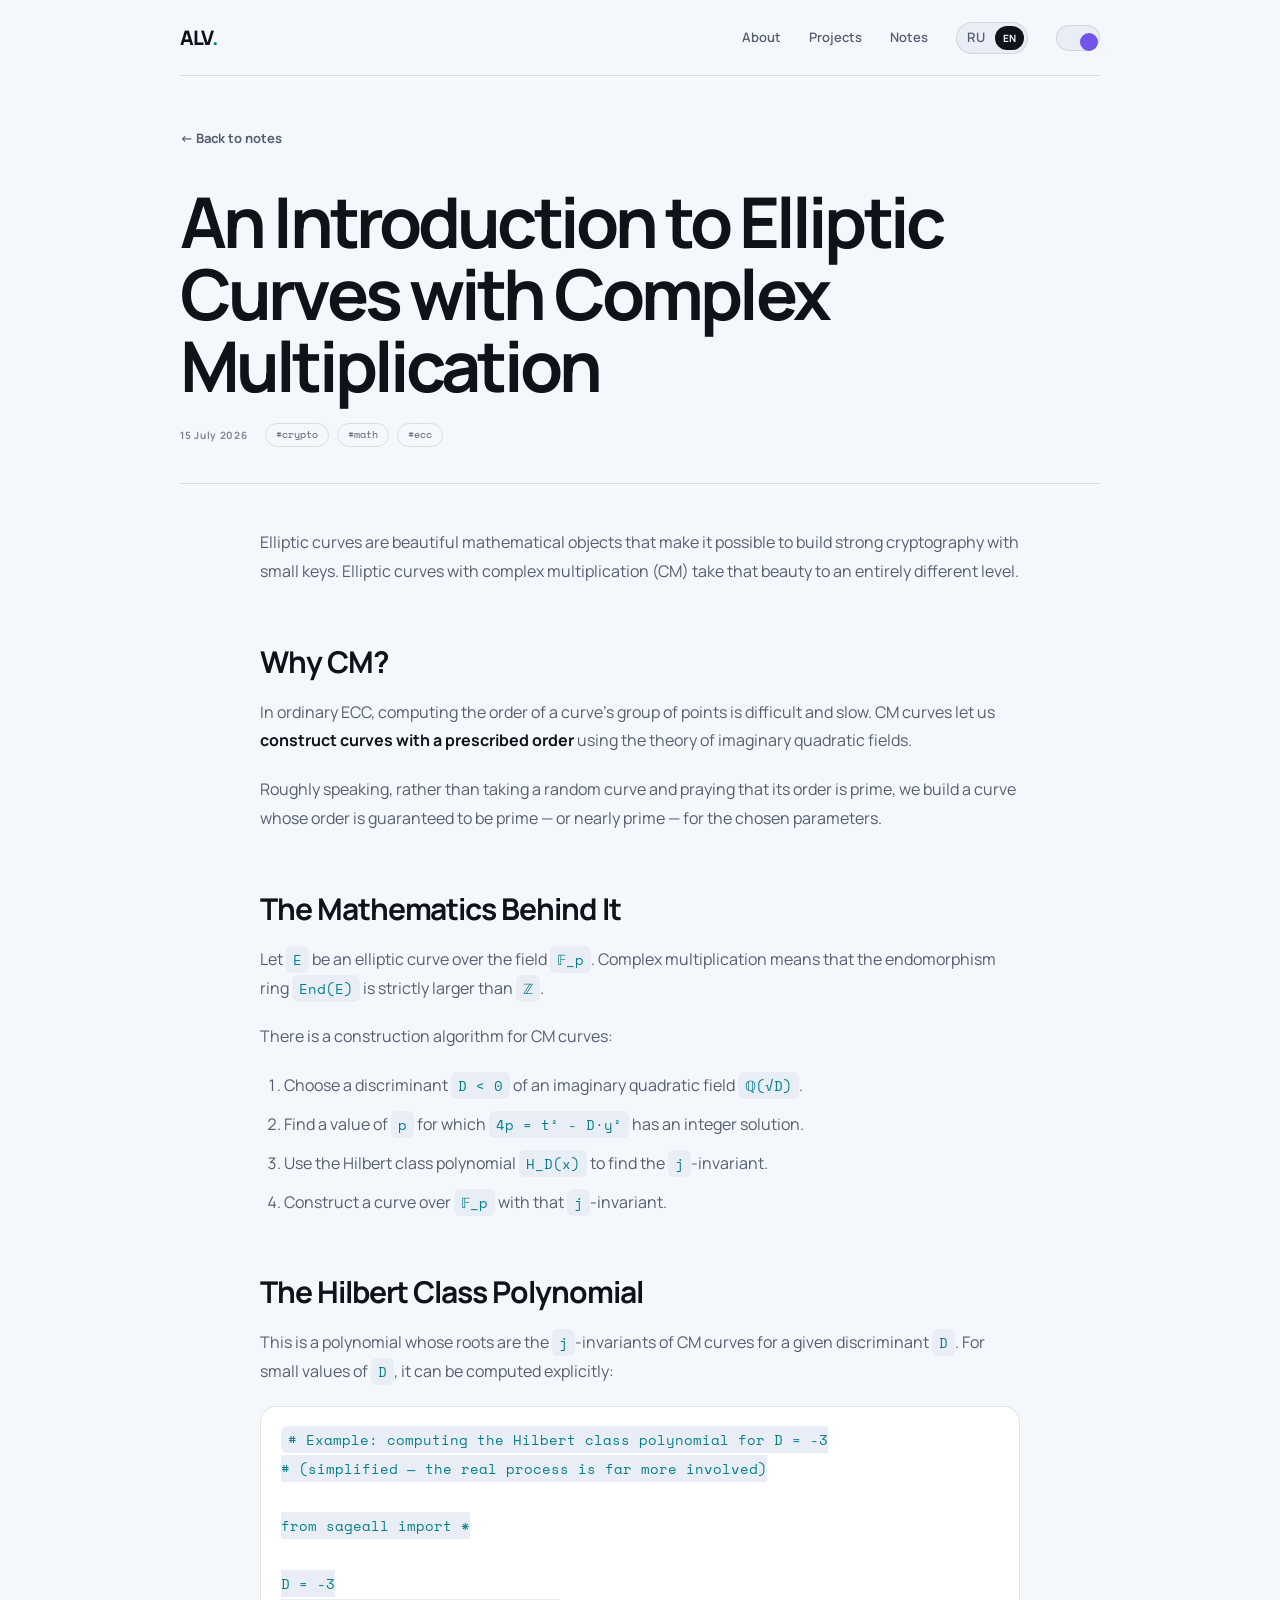
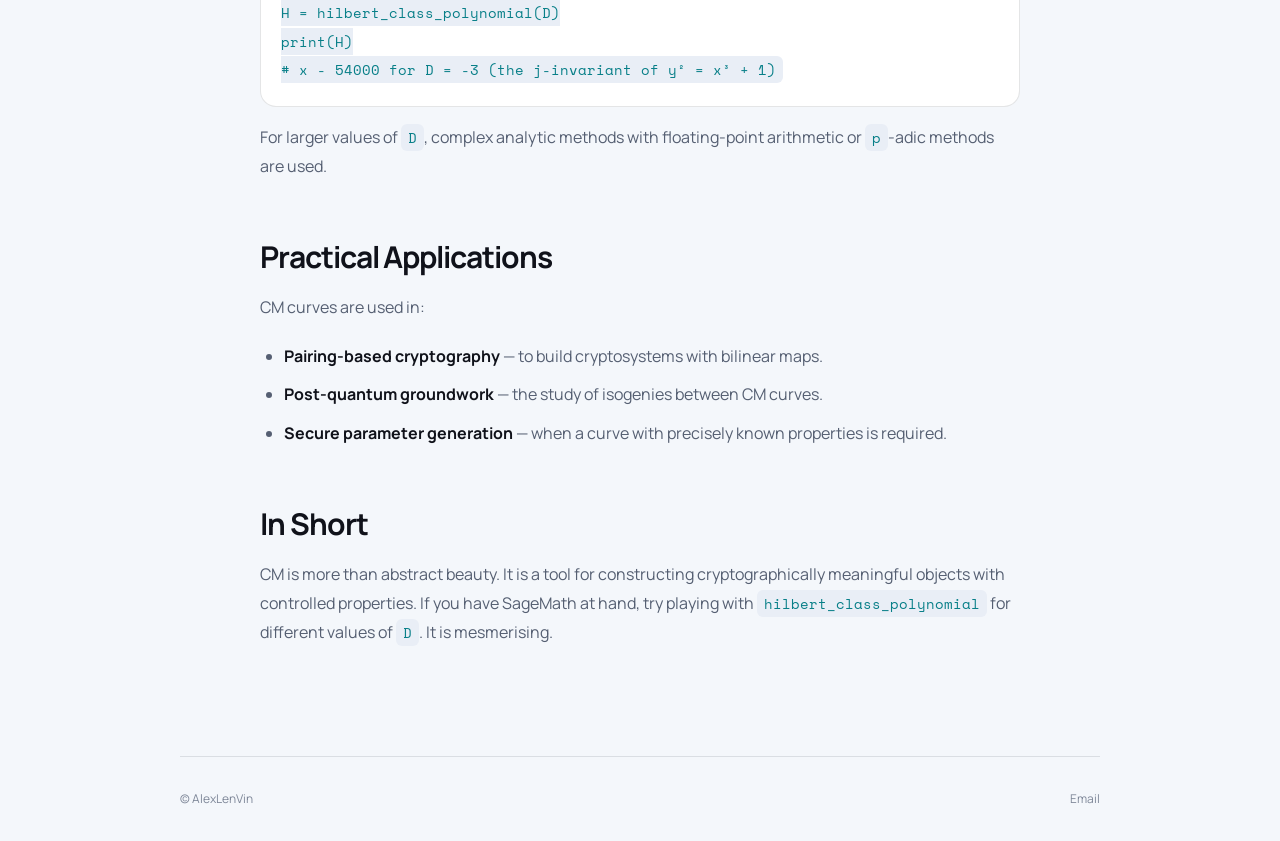
<file: en/guides/ecc-intro.html>
﻿<!DOCTYPE html>
<html lang="en" data-theme="dark">
<head>
  <meta charset="UTF-8">
  <meta name="viewport" content="width=device-width, initial-scale=1.0">
  <title>An Introduction to Elliptic Curves with Complex Multiplication</title>
  <link rel="stylesheet" href="../../css/style.css">
</head>
<body>
  <div class="container">
    <nav>
      <a class="logo" href="../index.html">ALV<span>.</span></a>
      <div class="nav-links">
        <a href="../index.html#about">About</a>
        <a href="../index.html#projects">Projects</a>
        <a href="index.html">Notes</a>
        <div class="lang-switch"><a href="../../guides/ecc-intro.html" lang="ru" hreflang="ru">RU</a><span>EN</span></div>
        <button class="theme-toggle" id="theme-toggle" title="Change theme">☀️</button>
      </div>
    </nav>

    <a href="index.html" class="back-link">← Back to notes</a>

    <article>
      <header class="article-header">
        <h1>An Introduction to Elliptic Curves with Complex Multiplication</h1>
        <div class="article-meta">
          <span class="date">15 July 2026</span>
          <span class="tag">#crypto</span><span class="tag">#math</span><span class="tag">#ecc</span>
        </div>
      </header>
      <div class="article-body">

<p>Elliptic curves are beautiful mathematical objects that make it possible to build strong cryptography with small keys. Elliptic curves with complex multiplication (CM) take that beauty to an entirely different level.</p>

<h2>Why CM?</h2>

<p>In ordinary ECC, computing the order of a curve's group of points is difficult and slow. CM curves let us <strong>construct curves with a prescribed order</strong> using the theory of imaginary quadratic fields.</p>

<p>Roughly speaking, rather than taking a random curve and praying that its order is prime, we build a curve whose order is guaranteed to be prime — or nearly prime — for the chosen parameters.</p>

<h2>The Mathematics Behind It</h2>

<p>Let <code>E</code> be an elliptic curve over the field <code>𝔽_p</code>. Complex multiplication means that the endomorphism ring <code>End(E)</code> is strictly larger than <code>ℤ</code>.</p>

<p>There is a construction algorithm for CM curves:</p>

<ol>
  <li>Choose a discriminant <code>D &lt; 0</code> of an imaginary quadratic field <code>ℚ(√D)</code>.</li>
  <li>Find a value of <code>p</code> for which <code>4p = t² - D·y²</code> has an integer solution.</li>
  <li>Use the Hilbert class polynomial <code>H_D(x)</code> to find the <code>j</code>-invariant.</li>
  <li>Construct a curve over <code>𝔽_p</code> with that <code>j</code>-invariant.</li>
</ol>

<h2>The Hilbert Class Polynomial</h2>

<p>This is a polynomial whose roots are the <code>j</code>-invariants of CM curves for a given discriminant <code>D</code>. For small values of <code>D</code>, it can be computed explicitly:</p>

<pre><code># Example: computing the Hilbert class polynomial for D = -3
# (simplified — the real process is far more involved)

from sageall import *

D = -3
H = hilbert_class_polynomial(D)
print(H)
# x - 54000 for D = -3 (the j-invariant of y² = x³ + 1)
</code></pre>

<p>For larger values of <code>D</code>, complex analytic methods with floating-point arithmetic or <code>p</code>-adic methods are used.</p>

<h2>Practical Applications</h2>

<p>CM curves are used in:</p>

<ul>
  <li><strong>Pairing-based cryptography</strong> — to build cryptosystems with bilinear maps.</li>
  <li><strong>Post-quantum groundwork</strong> — the study of isogenies between CM curves.</li>
  <li><strong>Secure parameter generation</strong> — when a curve with precisely known properties is required.</li>
</ul>

<h2>In Short</h2>

<p>CM is more than abstract beauty. It is a tool for constructing cryptographically meaningful objects with controlled properties. If you have SageMath at hand, try playing with <code>hilbert_class_polynomial</code> for different values of <code>D</code>. It is mesmerising.</p>

      </div>
    </article>

    <footer>
      <p>© AlexLenVin</p>
      <div class="socials"><a href="mailto:alexlenvin@gmail.com">Email</a></div>
    </footer>
  </div>
  <script src="../../js/theme.js"></script>
</body>
</html>
</file>
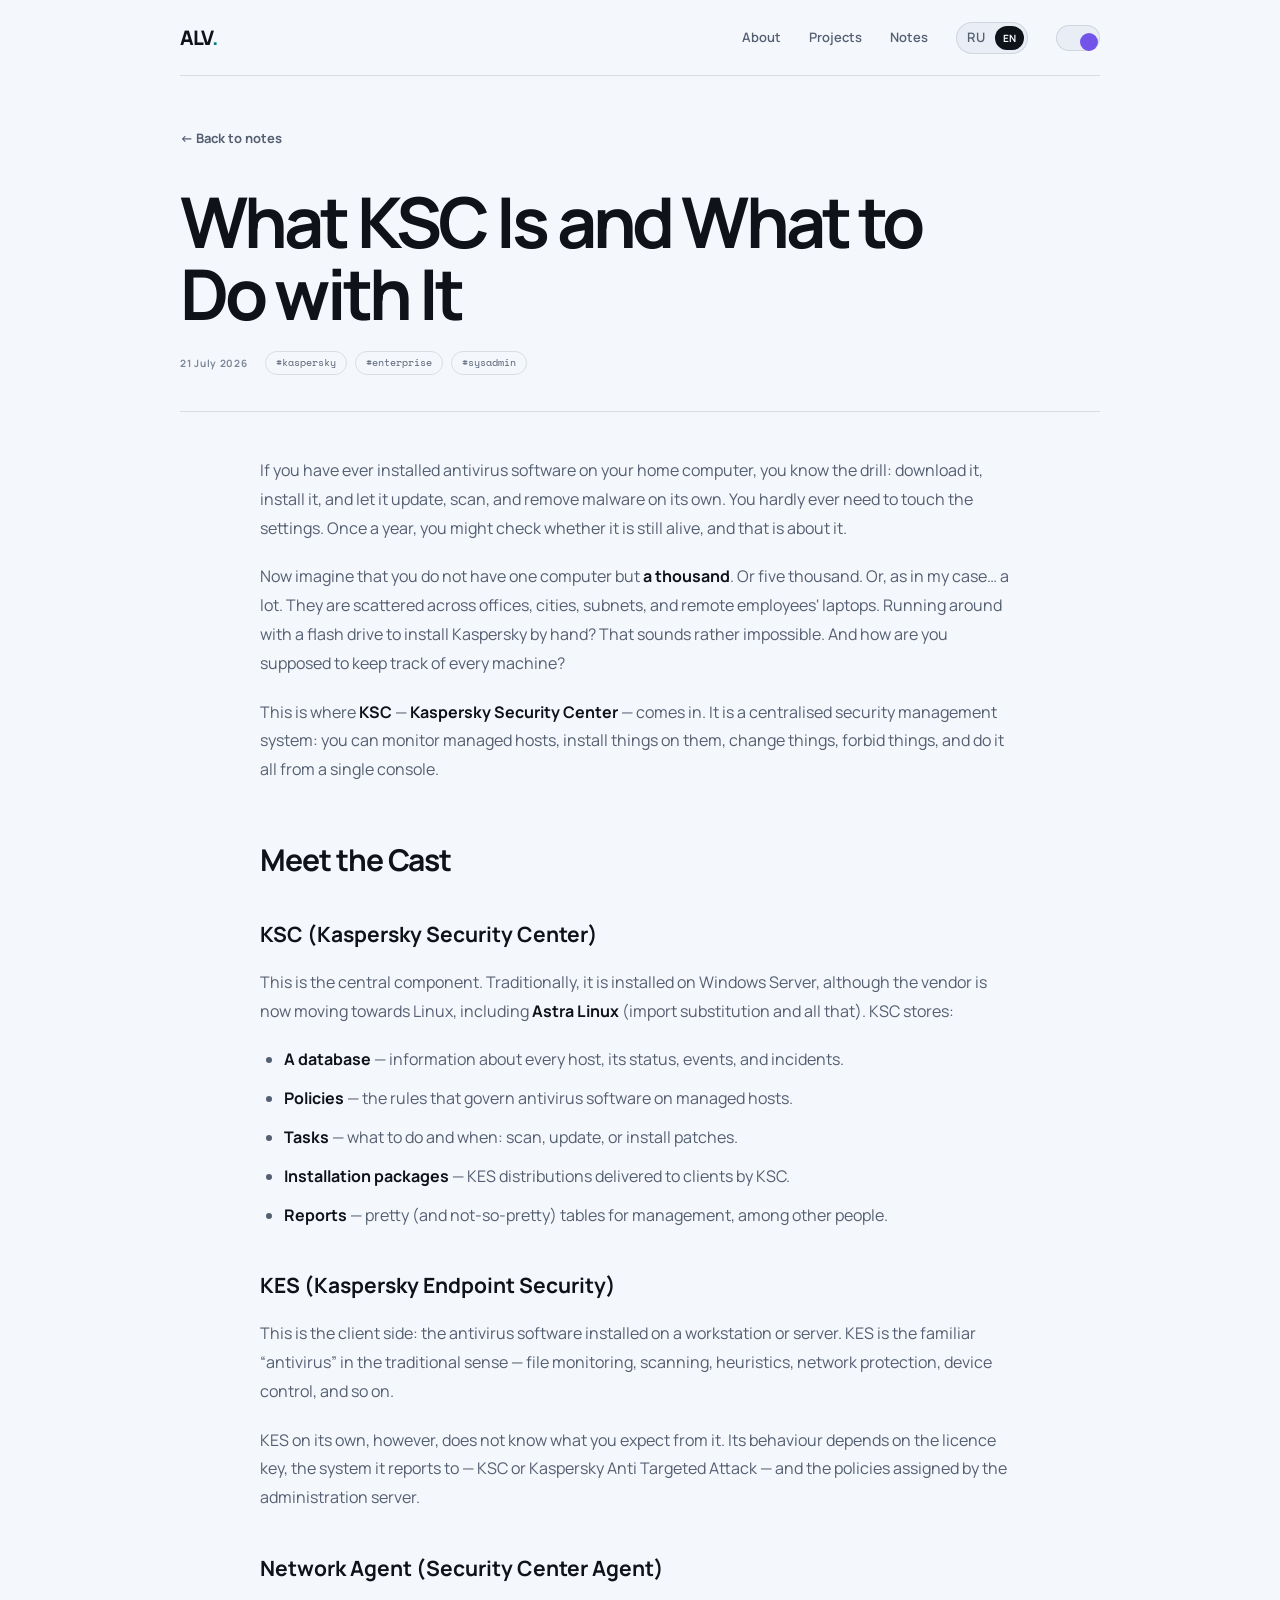
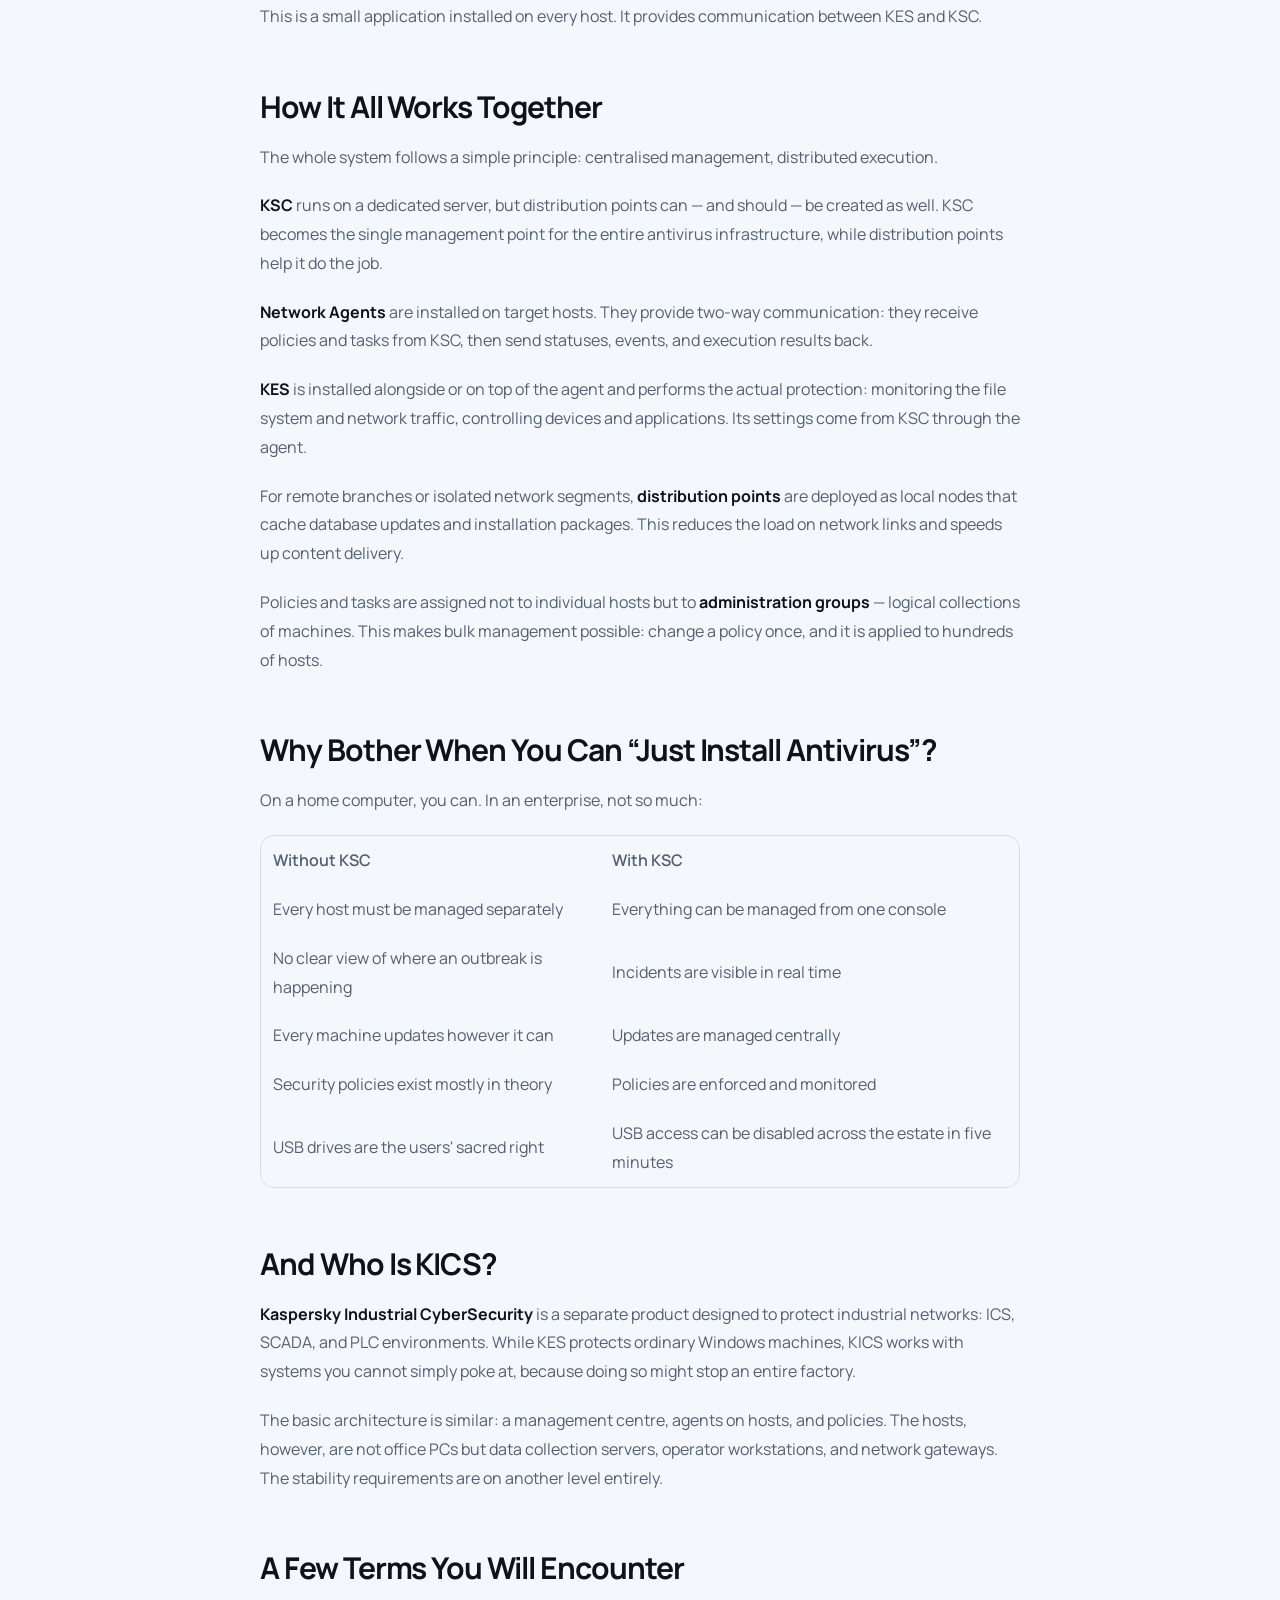
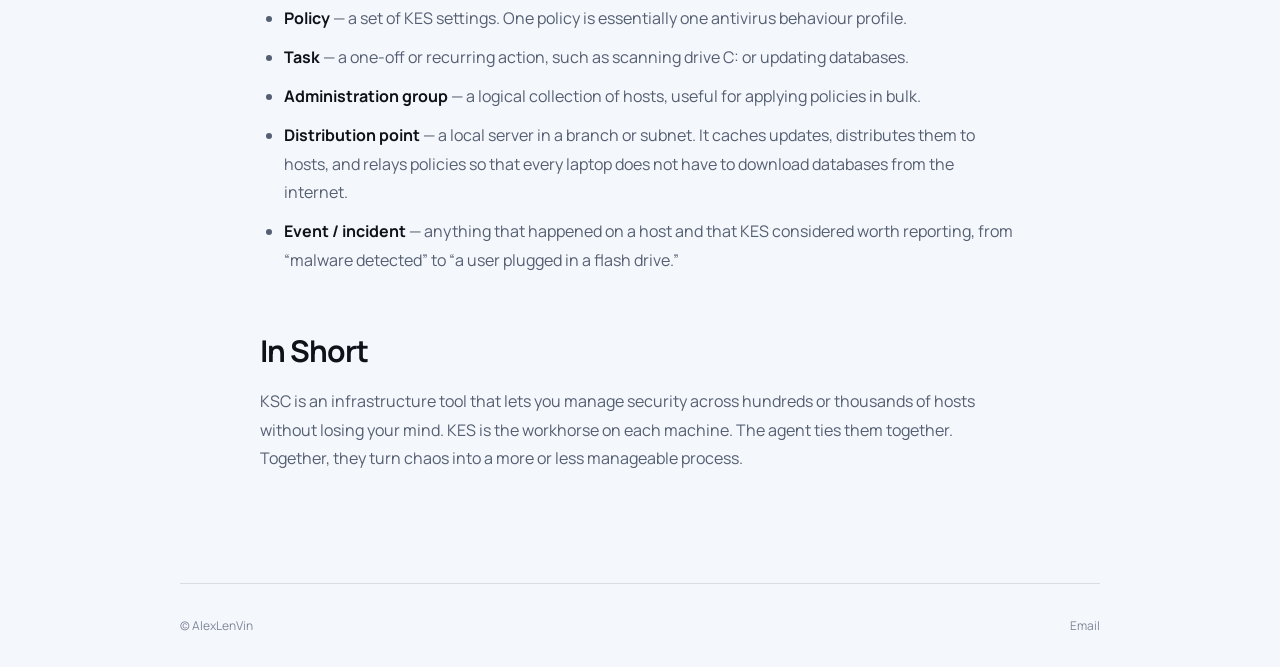
<file: en/guides/kes-ksc-setup.html>
﻿<!DOCTYPE html>
<html lang="en" data-theme="dark">
<head>
  <meta charset="UTF-8">
  <meta name="viewport" content="width=device-width, initial-scale=1.0">
  <title>What KSC Is and What to Do with It</title>
  <link rel="stylesheet" href="../../css/style.css">
</head>
<body>
  <div class="container">
    <nav>
      <a class="logo" href="../index.html">ALV<span>.</span></a>
      <div class="nav-links">
        <a href="../index.html#about">About</a>
        <a href="../index.html#projects">Projects</a>
        <a href="index.html">Notes</a>
        <div class="lang-switch"><a href="../../guides/kes-ksc-setup.html" lang="ru" hreflang="ru">RU</a><span>EN</span></div>
        <button class="theme-toggle" id="theme-toggle" title="Change theme">☀️</button>
      </div>
    </nav>

    <a href="index.html" class="back-link">← Back to notes</a>

    <article>
      <header class="article-header">
        <h1>What KSC Is and What to Do with It</h1>
        <div class="article-meta">
          <span class="date">21 July 2026</span>
          <span class="tag">#kaspersky</span><span class="tag">#enterprise</span><span class="tag">#sysadmin</span>
        </div>
      </header>
      <div class="article-body">

<p>If you have ever installed antivirus software on your home computer, you know the drill: download it, install it, and let it update, scan, and remove malware on its own. You hardly ever need to touch the settings. Once a year, you might check whether it is still alive, and that is about it.</p>

<p>Now imagine that you do not have one computer but <strong>a thousand</strong>. Or five thousand. Or, as in my case… a lot. They are scattered across offices, cities, subnets, and remote employees' laptops. Running around with a flash drive to install Kaspersky by hand? That sounds rather impossible. And how are you supposed to keep track of every machine?</p>

<p>This is where <strong>KSC</strong> — <strong>Kaspersky Security Center</strong> — comes in. It is a centralised security management system: you can monitor managed hosts, install things on them, change things, forbid things, and do it all from a single console.</p>

<h2>Meet the Cast</h2>

<h3>KSC (Kaspersky Security Center)</h3>

<p>This is the central component. Traditionally, it is installed on Windows Server, although the vendor is now moving towards Linux, including <strong>Astra Linux</strong> (import substitution and all that). KSC stores:</p>

<ul>
  <li><strong>A database</strong> — information about every host, its status, events, and incidents.</li>
  <li><strong>Policies</strong> — the rules that govern antivirus software on managed hosts.</li>
  <li><strong>Tasks</strong> — what to do and when: scan, update, or install patches.</li>
  <li><strong>Installation packages</strong> — KES distributions delivered to clients by KSC.</li>
  <li><strong>Reports</strong> — pretty (and not-so-pretty) tables for management, among other people.</li>
</ul>

<h3>KES (Kaspersky Endpoint Security)</h3>

<p>This is the client side: the antivirus software installed on a workstation or server. KES is the familiar “antivirus” in the traditional sense — file monitoring, scanning, heuristics, network protection, device control, and so on.</p>

<p>KES on its own, however, does not know what you expect from it. Its behaviour depends on the licence key, the system it reports to — KSC or Kaspersky Anti Targeted Attack — and the policies assigned by the administration server.</p>

<h3>Network Agent (Security Center Agent)</h3>

<p>This is a small application installed on every host. It provides communication between KES and KSC.</p>

<h2>How It All Works Together</h2>

<p>The whole system follows a simple principle: centralised management, distributed execution.</p>

<p><strong>KSC</strong> runs on a dedicated server, but distribution points can — and should — be created as well. KSC becomes the single management point for the entire antivirus infrastructure, while distribution points help it do the job.</p>

<p><strong>Network Agents</strong> are installed on target hosts. They provide two-way communication: they receive policies and tasks from KSC, then send statuses, events, and execution results back.</p>

<p><strong>KES</strong> is installed alongside or on top of the agent and performs the actual protection: monitoring the file system and network traffic, controlling devices and applications. Its settings come from KSC through the agent.</p>

<p>For remote branches or isolated network segments, <strong>distribution points</strong> are deployed as local nodes that cache database updates and installation packages. This reduces the load on network links and speeds up content delivery.</p>

<p>Policies and tasks are assigned not to individual hosts but to <strong>administration groups</strong> — logical collections of machines. This makes bulk management possible: change a policy once, and it is applied to hundreds of hosts.</p>

<h2>Why Bother When You Can “Just Install Antivirus”?</h2>

<p>On a home computer, you can. In an enterprise, not so much:</p>

<table style="width:100%; border-collapse: collapse; margin: 16px 0;">
  <thead>
    <tr style="border-bottom: 1px solid var(--border);">
      <th style="text-align:left; padding: 10px 12px; font-weight: 600;">Without KSC</th>
      <th style="text-align:left; padding: 10px 12px; font-weight: 600;">With KSC</th>
    </tr>
  </thead>
  <tbody>
    <tr style="border-bottom: 1px solid var(--border);">
      <td style="padding: 10px 12px; color: var(--text-secondary);">Every host must be managed separately</td>
      <td style="padding: 10px 12px; color: var(--text-secondary);">Everything can be managed from one console</td>
    </tr>
    <tr style="border-bottom: 1px solid var(--border);">
      <td style="padding: 10px 12px; color: var(--text-secondary);">No clear view of where an outbreak is happening</td>
      <td style="padding: 10px 12px; color: var(--text-secondary);">Incidents are visible in real time</td>
    </tr>
    <tr style="border-bottom: 1px solid var(--border);">
      <td style="padding: 10px 12px; color: var(--text-secondary);">Every machine updates however it can</td>
      <td style="padding: 10px 12px; color: var(--text-secondary);">Updates are managed centrally</td>
    </tr>
    <tr style="border-bottom: 1px solid var(--border);">
      <td style="padding: 10px 12px; color: var(--text-secondary);">Security policies exist mostly in theory</td>
      <td style="padding: 10px 12px; color: var(--text-secondary);">Policies are enforced and monitored</td>
    </tr>
    <tr>
      <td style="padding: 10px 12px; color: var(--text-secondary);">USB drives are the users' sacred right</td>
      <td style="padding: 10px 12px; color: var(--text-secondary);">USB access can be disabled across the estate in five minutes</td>
    </tr>
  </tbody>
</table>

<h2>And Who Is KICS?</h2>

<p><strong>Kaspersky Industrial CyberSecurity</strong> is a separate product designed to protect industrial networks: ICS, SCADA, and PLC environments. While KES protects ordinary Windows machines, KICS works with systems you cannot simply poke at, because doing so might stop an entire factory.</p>

<p>The basic architecture is similar: a management centre, agents on hosts, and policies. The hosts, however, are not office PCs but data collection servers, operator workstations, and network gateways. The stability requirements are on another level entirely.</p>

<h2>A Few Terms You Will Encounter</h2>

<ul>
  <li><strong>Policy</strong> — a set of KES settings. One policy is essentially one antivirus behaviour profile.</li>
  <li><strong>Task</strong> — a one-off or recurring action, such as scanning drive C: or updating databases.</li>
  <li><strong>Administration group</strong> — a logical collection of hosts, useful for applying policies in bulk.</li>
  <li><strong>Distribution point</strong> — a local server in a branch or subnet. It caches updates, distributes them to hosts, and relays policies so that every laptop does not have to download databases from the internet.</li>
  <li><strong>Event / incident</strong> — anything that happened on a host and that KES considered worth reporting, from “malware detected” to “a user plugged in a flash drive.”</li>
</ul>

<h2>In Short</h2>

<p>KSC is an infrastructure tool that lets you manage security across hundreds or thousands of hosts without losing your mind. KES is the workhorse on each machine. The agent ties them together. Together, they turn chaos into a more or less manageable process.</p>

      </div>
    </article>

    <footer>
      <p>© AlexLenVin</p>
      <div class="socials"><a href="mailto:alexlenvin@gmail.com">Email</a></div>
    </footer>
  </div>
  <script src="../../js/theme.js"></script>
</body>
</html>
</file>
<file: css/style.css>
﻿@import url('https://fonts.googleapis.com/css2?family=Manrope:wght@400;500;600;700&family=Space+Mono:wght@400;700&display=swap');
:root{--bg:#08090d;--surface:#101219;--raised:#151822;--text:#f5f7fb;--muted:#9ca3b6;--faint:#687083;--line:#ffffff1a;--purple:#9b7cff;--cyan:#42e8d1;--blue:#5ca8ff;--header:#08090dc9}
[data-theme=light]{--bg:#f4f7fb;--surface:#fff;--raised:#e9eef6;--text:#10121a;--muted:#555f72;--faint:#7e8798;--line:#0f14211c;--purple:#7354e8;--cyan:#087f88;--blue:#216ed9;--header:#f4f7fbdb}
*{box-sizing:border-box}html{scroll-behavior:smooth}body{margin:0;min-width:320px;background:var(--bg);color:var(--text);font-family:Manrope,system-ui,sans-serif;line-height:1.6;overflow-x:hidden;transition:.25s}a{color:inherit;text-decoration:none}.wrap{width:min(1180px,calc(100% - 48px));margin:auto}::selection{background:var(--purple);color:white}
header{position:sticky;top:0;z-index:10;background:var(--header);backdrop-filter:blur(18px);border-bottom:1px solid var(--line)}.nav{height:76px;display:flex;align-items:center;justify-content:space-between}.logo{font:700 24px Space Mono;letter-spacing:-.08em}.logo span{color:var(--cyan)}nav{display:flex;gap:34px}.nav nav a{color:var(--muted);font-size:13px;font-weight:600}.nav nav a:hover{color:var(--text)}#theme-toggle{width:44px;height:26px;padding:3px;border:1px solid var(--line);border-radius:99px;background:var(--raised);cursor:pointer}#theme-toggle i{display:block;width:18px;height:18px;border-radius:50%;background:var(--text);transition:.25s}[data-theme=light] #theme-toggle i{transform:translateX(16px);background:var(--purple)}
.hero{min-height:calc(100vh - 76px);padding:105px 0 42px;display:grid;grid-template-columns:1.3fr .7fr;align-items:center;gap:40px}.kicker{margin:0 0 24px;color:var(--cyan);font:700 11px/1.4 Space Mono;letter-spacing:.13em;text-transform:uppercase}.kicker b{display:inline-block;width:7px;height:7px;margin-right:8px;border-radius:50%;background:var(--cyan);box-shadow:0 0 0 5px color-mix(in srgb,var(--cyan) 13%,transparent)}h1{margin:0;font-size:clamp(58px,7.7vw,108px);line-height:.94;letter-spacing:-.065em;font-weight:700}h1 em{color:transparent;-webkit-text-stroke:1.5px var(--purple);font-style:normal}.lead{max-width:650px;margin:34px 0 0;color:var(--muted);font-size:clamp(17px,2vw,20px);line-height:1.7}.actions{display:flex;gap:12px;flex-wrap:wrap;margin-top:36px}.actions a{min-height:52px;padding:0 23px;border-radius:13px;display:flex;align-items:center;font-size:13px;font-weight:700;transition:.2s}.actions a:hover{transform:translateY(-3px)}.primary{background:var(--cyan);color:#07100f}.secondary{background:var(--surface);border:1px solid var(--line)}
.mark{justify-self:end;position:relative;width:min(34vw,380px);aspect-ratio:1;border:1px solid var(--line);border-radius:50%;display:grid;place-items:center}.mark:before{content:"";position:absolute;inset:18%;border:1px dashed var(--line);border-radius:50%}.mark div{width:42%;aspect-ratio:1;display:grid;place-items:center;border-radius:36% 64% 56% 44%;color:#07100f;background:linear-gradient(135deg,var(--cyan),var(--blue));font:700 clamp(32px,5vw,58px) Space Mono;transform:rotate(-7deg);box-shadow:0 0 80px color-mix(in srgb,var(--cyan) 22%,transparent)}.mark span{position:absolute;padding:7px 12px;border:1px solid var(--line);border-radius:99px;background:var(--bg);color:var(--muted);font:10px Space Mono}.mark span:nth-of-type(1){top:8%;right:6%}.mark span:nth-of-type(2){left:-2%;top:47%}.mark span:nth-of-type(3){bottom:8%;right:9%}.facts{grid-column:1/-1;display:grid;grid-template-columns:1fr 1fr;gap:30px;padding-top:35px;border-top:1px solid var(--line);color:var(--muted);font-size:12px}.facts p{display:flex;gap:30px}.facts small{color:var(--faint);font:10px Space Mono;text-transform:uppercase;letter-spacing:.1em}
.section{padding:125px 0}.heading{display:grid;grid-template-columns:1.2fr .8fr;align-items:end;gap:80px;margin-bottom:60px}.heading h2,.contact h2{margin:0;font-size:clamp(40px,5vw,68px);line-height:1.04;letter-spacing:-.055em}.heading>p{margin:0;color:var(--muted)}.heading>a{justify-self:end;color:var(--muted);font-size:13px;font-weight:700;border-bottom:1px solid var(--line)}.heading>a:hover{color:var(--cyan)}
.expertise{display:grid;grid-template-columns:1fr 1fr;gap:16px}.expertise article{min-height:340px;padding:30px;border:1px solid var(--line);border-radius:24px;background:linear-gradient(145deg,var(--surface),color-mix(in srgb,var(--surface) 85%,var(--purple)));display:flex;flex-direction:column;justify-content:space-between;transition:.25s}.expertise article:hover{transform:translateY(-5px);border-color:var(--purple)}.expertise .big{grid-row:span 2;min-height:696px;background:linear-gradient(145deg,var(--surface),color-mix(in srgb,var(--surface) 80%,var(--cyan)))}article small,.project>small{color:var(--faint);font:11px Space Mono}.expertise h3{margin:0 0 16px;font-size:clamp(24px,3vw,42px);line-height:1.12;letter-spacing:-.04em}.expertise p,.project p{margin:0;color:var(--muted);font-size:14px}.tags{display:flex;flex-wrap:wrap;gap:8px;margin-top:24px}.tags span{padding:6px 10px;border:1px solid var(--line);border-radius:99px;color:var(--muted);font:10px Space Mono}
.projects{background:var(--surface);border-block:1px solid var(--line)}.project-list{border-top:1px solid var(--line)}.project{display:grid;grid-template-columns:40px 220px 1fr 48px;gap:30px;align-items:center;padding:28px 0;border-bottom:1px solid var(--line)}.thumb{height:145px;padding:18px;border-radius:18px;display:flex;align-items:flex-end;color:#ffffffe8;font:700 28px/.82 Space Mono;letter-spacing:-.1em;transition:.25s}.project:hover .thumb{transform:rotate(-2deg) scale(1.025)}.plant{background:linear-gradient(135deg,#143d3c,#27b5a4)}.ml{background:linear-gradient(135deg,#32245f,#8f68f5)}.game{background:linear-gradient(135deg,#143466,#3b9ee8)}.project label{color:var(--faint);font:10px Space Mono;text-transform:uppercase;letter-spacing:.08em}.project h3{margin:13px 0 8px;font-size:clamp(25px,3vw,40px);line-height:1;letter-spacing:-.04em}.project>b{justify-self:end;width:42px;height:42px;border:1px solid var(--line);border-radius:50%;display:grid;place-items:center;transition:.2s}.project:hover>b{background:var(--cyan);color:#07100f;transform:rotate(45deg)}
.notes{display:grid;grid-template-columns:repeat(3,1fr);gap:16px}.notes>a{min-height:300px;padding:26px;border:1px solid var(--line);border-radius:24px;background:var(--surface);display:flex;flex-direction:column;transition:.25s}.notes>a:hover{transform:translateY(-5px);border-color:var(--blue)}.notes small{color:var(--blue);font:10px Space Mono;text-transform:uppercase}.notes h3{margin:24px 0;font-size:21px;line-height:1.35}.notes span{margin-top:auto;color:var(--muted);font-size:12px;font-weight:700}
.contact{padding:130px 0;text-align:center;border-top:1px solid var(--line);background:linear-gradient(180deg,transparent,color-mix(in srgb,var(--purple) 8%,transparent))}.contact h2 em{color:var(--purple);font-style:normal}.contact>a{}.contact .wrap>a{display:inline-block;margin-top:42px;padding-bottom:8px;border-bottom:1px solid var(--text);font-size:clamp(17px,2.3vw,26px);font-weight:600}.contact .wrap>a:hover{color:var(--cyan);border-color:var(--cyan)}
footer{border-top:1px solid var(--line)}footer>.wrap{min-height:100px;display:flex;align-items:center;justify-content:space-between;color:var(--faint);font-size:12px}footer a:hover{color:var(--text)}
@media(max-width:900px){.hero{grid-template-columns:1fr}.mark{position:absolute;right:-15%;top:18%;opacity:.25;width:390px}.hero-copy{position:relative;z-index:1}.heading{grid-template-columns:1fr;gap:24px}.heading>a{justify-self:start}.project{grid-template-columns:30px 180px 1fr 42px;gap:18px}.notes{grid-template-columns:1fr 1fr}}
@media(max-width:680px){.wrap{width:calc(100% - 32px)}.nav{height:68px}.nav nav a{display:none}.nav nav a[href="guides/index.html"]{display:block}.nav nav{margin-left:auto;margin-right:18px}.hero{min-height:auto;padding:78px 0 38px}.mark{display:none}h1{font-size:clamp(49px,15vw,72px)}.lead{font-size:16px}.facts{grid-template-columns:1fr}.facts p{flex-direction:column;gap:4px}.section{padding:88px 0}.heading{margin-bottom:38px}.expertise{grid-template-columns:1fr}.expertise .big,.expertise article{grid-row:auto;min-height:360px}.project{grid-template-columns:28px 1fr 36px;align-items:start}.thumb{grid-column:2/-1;width:100%;height:180px}.project>small{grid-row:2;padding-top:10px}.project>div:nth-of-type(2){grid-column:2}.project>b{grid-column:3;grid-row:2}.notes{grid-template-columns:1fr}.notes>a{min-height:240px}.contact{padding:95px 0}footer>.wrap{padding:28px 0;align-items:flex-start;gap:20px}footer nav{flex-wrap:wrap;justify-content:flex-end;gap:12px 18px}}
@media(prefers-reduced-motion:reduce){*{scroll-behavior:auto!important;transition:none!important}}

/* Legacy notes and article pages */
body > .container{width:min(920px,calc(100% - 48px));margin:0 auto}
body > .container > nav{min-height:76px;display:flex;align-items:center;justify-content:space-between;border-bottom:1px solid var(--line)}
body > .container > nav .logo{font:700 20px/1 "Space Mono",monospace;letter-spacing:-.06em}
body > .container > nav .logo span{color:var(--cyan)}
.nav-links{display:flex;align-items:center;gap:28px}
.nav-links a{color:var(--muted);font-size:13px;font-weight:600}
.nav-links a:hover{color:var(--text)}
.theme-toggle{width:44px;height:28px;padding:0;border:1px solid var(--line);border-radius:99px;background:var(--raised);color:var(--text);cursor:pointer;font-size:0}
.theme-toggle:after{content:"";display:block;width:18px;height:18px;margin:4px;border-radius:50%;background:var(--text);transition:.25s}
[data-theme=light] .theme-toggle:after{transform:translateX(16px);background:var(--purple)}
body > .container > section{padding:88px 0}
.section-label{margin-bottom:12px;color:var(--cyan);font:700 11px/1.4 "Space Mono",monospace;letter-spacing:.13em;text-transform:uppercase}
.section-title{margin-bottom:40px;font-size:clamp(38px,6vw,64px);font-weight:700;line-height:1.05;letter-spacing:-.05em}
.guides-list{display:grid;gap:14px}
.guide-row{display:flex;align-items:center;justify-content:space-between;gap:24px;min-height:120px;padding:24px 26px;border:1px solid var(--line);border-radius:20px;background:var(--surface);transition:.25s}
.guide-row:hover{transform:translateY(-3px);border-color:var(--purple)}
.guide-title{font-size:18px;font-weight:700;line-height:1.35}
.guide-meta{margin-top:8px;color:var(--faint);font:10px/1.5 "Space Mono",monospace}
.tag{display:inline-block;padding:6px 10px;border:1px solid var(--line);border-radius:99px;color:var(--muted);font:10px/1 "Space Mono",monospace;white-space:nowrap}
.back-link{display:inline-flex;margin:52px 0 12px;color:var(--muted);font-size:13px;font-weight:700}
.back-link:hover{color:var(--cyan)}
article .article-header{position:static;padding:24px 0 36px;border-bottom:1px solid var(--line);background:none;backdrop-filter:none}
.article-header h1{max-width:820px;margin:0 0 22px;font-size:clamp(40px,6vw,70px);font-weight:700;line-height:1.03;letter-spacing:-.055em}
.article-meta{display:flex;align-items:center;flex-wrap:wrap;gap:8px}
.article-meta .date{margin-right:10px;color:var(--faint);font:10px "Space Mono",monospace}
.article-body{max-width:760px;margin:0 auto;padding:44px 0 90px;color:var(--muted);font-size:16px;line-height:1.8}
.article-body p{margin:0 0 20px}
.article-body h2{margin:58px 0 18px;color:var(--text);font-size:30px;line-height:1.2;letter-spacing:-.035em}
.article-body h3{margin:38px 0 14px;color:var(--text);font-size:21px}
.article-body strong{color:var(--text)}
.article-body ul,.article-body ol{padding-left:24px;margin:0 0 24px}
.article-body li{margin-bottom:10px}
.article-body code{padding:3px 7px;border-radius:6px;background:var(--raised);color:var(--cyan);font:14px "Space Mono",monospace}
.article-body pre{overflow:auto;padding:20px;border:1px solid var(--line);border-radius:16px;background:var(--surface)}
.article-body blockquote{margin:28px 0;padding:4px 0 4px 22px;border-left:3px solid var(--purple);color:var(--text)}
.article-body table{display:block;overflow-x:auto;border:1px solid var(--line);border-radius:14px}
body > .container > footer{padding:32px 0;border-top:1px solid var(--line);display:flex;align-items:center;justify-content:space-between;color:var(--faint);font-size:12px}
body > .container > footer p{margin:0}
.socials{display:flex;gap:22px}
.socials a:hover{color:var(--text)}
@media(max-width:680px){
 body > .container{width:calc(100% - 32px)}
 body > .container > nav{min-height:68px}
 .nav-links{gap:14px}.nav-links a{display:none}.nav-links a[href="index.html"]{display:block}
 body > .container > section{padding:64px 0}
 .guide-row{align-items:flex-start;flex-direction:column;min-height:0}
 .article-header h1{font-size:40px}
 .article-body{padding-top:30px}
 body > .container > footer{align-items:flex-start;gap:18px}
 .socials{flex-wrap:wrap;justify-content:flex-end;gap:10px 16px}
}

/* Language switch and typography refinements */
.kicker,.section-label{font-family:"Manrope",system-ui,sans-serif;letter-spacing:.075em;font-weight:700}
.lang-switch{display:flex;align-items:center;gap:3px;padding:3px;border:1px solid var(--line);border-radius:99px;background:var(--raised);font:700 10px/1 "Manrope",system-ui,sans-serif;letter-spacing:.04em}
.lang-switch a,.lang-switch span{display:grid;place-items:center;min-width:29px;height:24px;padding:0 7px;border-radius:99px}
.lang-switch a{color:var(--muted)}
.lang-switch a:hover{color:var(--text)}
.lang-switch span{background:var(--text);color:var(--bg)}
.notes-intro{max-width:680px;margin:-20px 0 38px;color:var(--muted);font-size:15px}
@media(max-width:680px){.nav>.lang-switch{margin-left:auto;margin-right:12px}.nav .lang-switch+button{flex:0 0 auto}.nav-links .lang-switch{display:flex;margin-left:auto}.notes-intro{margin-top:-10px}}
@media(max-width:680px){.nav-links .lang-switch a{display:grid}}

/* Identity and Cyrillic typography refinements */
.logo,
body > .container > nav .logo{
  font-family:"Manrope","Segoe UI",Arial,sans-serif;
  font-weight:800;
  letter-spacing:-.055em;
}
.hero h1{font-size:clamp(50px,6.25vw,90px);line-height:.98;max-width:860px}
.hero h1 em{
  color:var(--purple);
  -webkit-text-stroke:0;
  text-shadow:0 0 42px color-mix(in srgb,var(--purple) 14%,transparent);
}
.mark div{
  font-family:"Manrope","Segoe UI",Arial,sans-serif;
  font-size:clamp(25px,4.2vw,48px);
  letter-spacing:-.11em;
  padding-right:.08em;
}
.kicker,
.section-label,
.facts small,
.project label,
.notes small,
.guide-meta,
.article-meta .date,
article > small,
.project > small{
  font-family:"Manrope","Segoe UI",Arial,sans-serif;
  font-weight:700;
  letter-spacing:.07em;
}
.project label,.notes small,.facts small{font-size:10px}
@media(max-width:680px){
  .hero h1{font-size:clamp(43px,12.8vw,64px)}
}

/* Align hero facts labels with their values */
.facts{align-items:center}
.facts p{
  margin:0;
  align-items:baseline;
  line-height:1.5;
}
.facts small{
  display:inline-block;
  line-height:1.5;
}
@media(max-width:680px){
  .facts p{align-items:flex-start}
}
</file>
